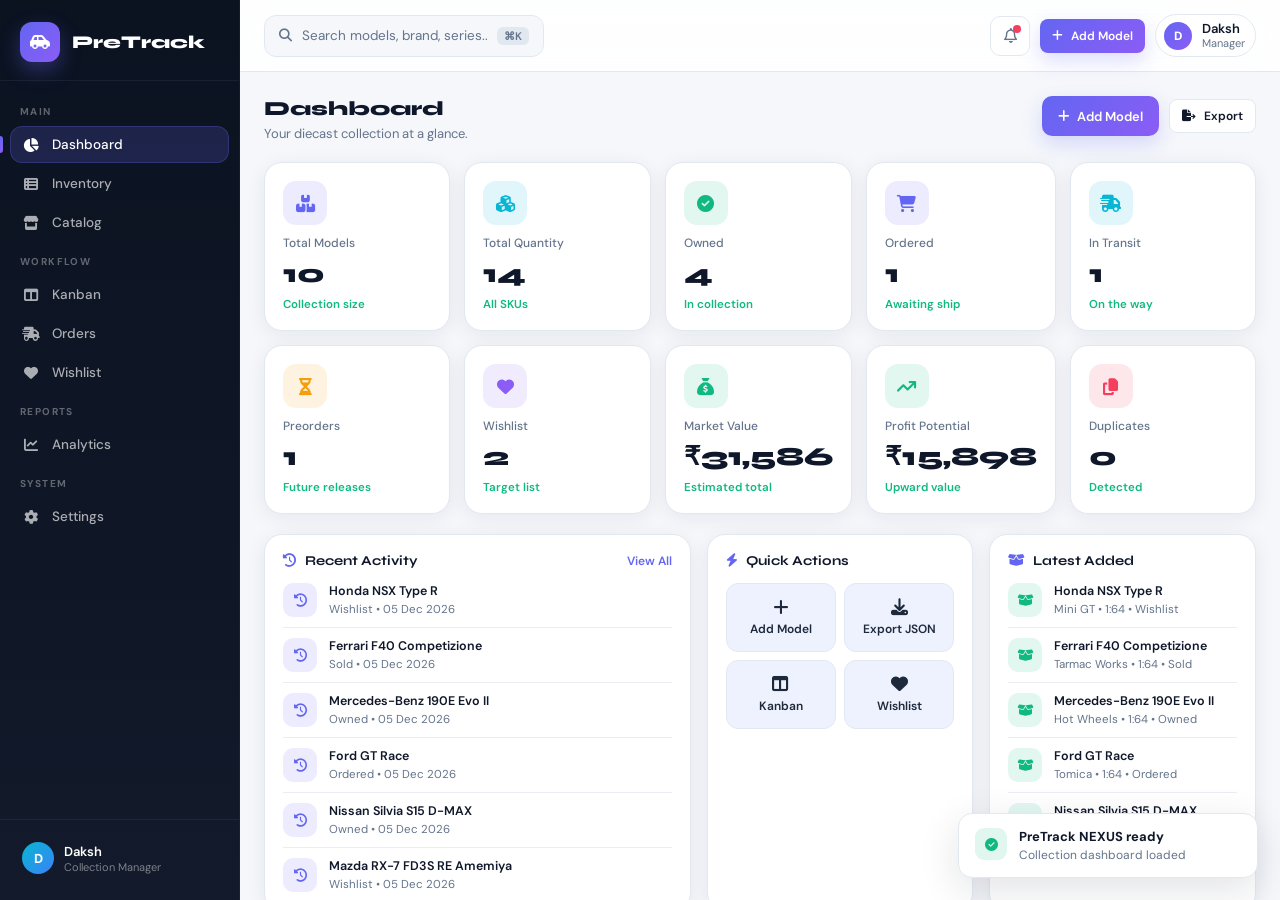
<file: index (1).html>
<!DOCTYPE html>
<html lang="en">
<head>
  <meta charset="UTF-8" />
  <meta name="viewport" content="width=device-width, initial-scale=1.0" />
  <title>PreTrack — Diecast Dashboard</title>

  <link rel="preconnect" href="https://fonts.googleapis.com" />
  <link rel="preconnect" href="https://fonts.gstatic.com" crossorigin />
  <link href="https://fonts.googleapis.com/css2?family=Syne:wght@400;600;700;800&family=DM+Sans:wght@300;400;500;600&display=swap" rel="stylesheet" />
  <link rel="stylesheet" href="https://cdnjs.cloudflare.com/ajax/libs/font-awesome/6.5.0/css/all.min.css" />

  <style>
    /* ═══════════════ RESET & VARS ═══════════════ */
    *, *::before, *::after { box-sizing: border-box; margin: 0; padding: 0; }
    html, body { height: 100%; }

    :root {
      --bg: #f5f7fb;
      --bg-soft: #eef2ff;
      --card: #ffffff;
      --text: #0f172a;
      --text-2: #1e293b;
      --muted: #64748b;
      --border: #e2e8f0;
      --border-2: rgba(148,163,184,0.2);

      --sidebar: #0b1220;
      --sidebar-2: #121a2b;
      --sidebar-w: 240px;
      --sidebar-icon-w: 72px;

      --accent: #6366f1;
      --accent-2: #8b5cf6;
      --accent-3: #06b6d4;
      --success: #10b981;
      --warning: #f59e0b;
      --danger: #ef4444;
      --rose: #f43f5e;

      --grad: linear-gradient(135deg, #6366f1, #8b5cf6);
      --grad-2: linear-gradient(135deg, #06b6d4, #3b82f6);
      --grad-3: linear-gradient(135deg, #10b981, #14b8a6);
      --grad-4: linear-gradient(135deg, #f59e0b, #f97316);
      --grad-5: linear-gradient(135deg, #f43f5e, #fb7185);

      --shadow: 0 4px 20px rgba(15,23,42,0.07);
      --shadow-lg: 0 12px 40px rgba(15,23,42,0.12);
      --radius: 18px;
      --radius-sm: 12px;
      --topbar-h: 72px;
    }

    body {
      font-family: 'DM Sans', sans-serif;
      background: var(--bg);
      color: var(--text);
      display: flex;
      min-height: 100vh;
      overflow-x: hidden;
    }

    button, input, select, textarea { font-family: inherit; }
    img { display: block; max-width: 100%; }
    a { text-decoration: none; color: inherit; }

    ::-webkit-scrollbar { width: 6px; height: 6px; }
    ::-webkit-scrollbar-thumb { background: var(--border); border-radius: 999px; }
    ::-webkit-scrollbar-track { background: transparent; }

    /* ═══════════════ SIDEBAR ═══════════════ */
    .sidebar {
      width: var(--sidebar-w);
      background: linear-gradient(180deg, var(--sidebar), var(--sidebar-2));
      position: fixed; left: 0; top: 0; bottom: 0;
      z-index: 1000;
      display: flex; flex-direction: column;
      padding: 0;
      border-right: 1px solid rgba(255,255,255,0.04);
      transition: transform .3s ease;
      overflow: hidden;
    }

    .sidebar-brand {
      display: flex; align-items: center; gap: 12px;
      padding: 22px 20px 18px;
      border-bottom: 1px solid rgba(255,255,255,0.06);
    }

    .brand-icon {
      width: 40px; height: 40px; border-radius: 12px;
      background: var(--grad);
      display: flex; align-items: center; justify-content: center;
      color: #fff; font-size: 16px;
      box-shadow: 0 8px 20px rgba(99,102,241,0.35);
      flex-shrink: 0;
    }

    .brand-text {
      font-family: 'Syne', sans-serif;
      font-size: 18px; font-weight: 800;
      color: #fff; letter-spacing: 0.2px;
    }

    .sidebar-nav {
      flex: 1; overflow-y: auto; overflow-x: hidden;
      padding: 12px 10px;
      display: flex; flex-direction: column; gap: 2px;
    }

    .side-label {
      font-size: 10px; font-weight: 700;
      color: rgba(255,255,255,0.35);
      letter-spacing: 1.4px; text-transform: uppercase;
      padding: 12px 10px 6px;
    }

    .nav-item {
      display: flex; align-items: center; gap: 12px;
      padding: 10px 12px;
      border-radius: 12px;
      color: rgba(255,255,255,0.65);
      cursor: pointer;
      transition: .18s ease;
      font-size: 13.5px; font-weight: 500;
      border: none; background: transparent; width: 100%;
      text-align: left; white-space: nowrap;
    }

    .nav-item i {
      width: 18px; text-align: center; font-size: 14px; flex-shrink: 0;
    }

    .nav-item:hover {
      color: #fff; background: rgba(255,255,255,0.07);
    }

    .nav-item.active {
      color: #fff;
      background: rgba(99,102,241,0.2);
      box-shadow: inset 0 0 0 1px rgba(99,102,241,0.25);
    }

    .nav-item.active::before {
      content: '';
      position: absolute; left: -10px; top: 10px; bottom: 10px;
      width: 3px; border-radius: 0 3px 3px 0;
      background: var(--grad);
    }

    .nav-item { position: relative; }

    .sidebar-footer {
      padding: 12px 10px 16px;
      border-top: 1px solid rgba(255,255,255,0.06);
    }

    .user-chip-side {
      display: flex; align-items: center; gap: 10px;
      padding: 10px 12px; border-radius: 12px;
      cursor: pointer;
      transition: .18s ease;
    }
    .user-chip-side:hover { background: rgba(255,255,255,0.06); }
    .user-avatar-side {
      width: 32px; height: 32px; border-radius: 50%;
      background: var(--grad-2);
      display: flex; align-items: center; justify-content: center;
      color: #fff; font-size: 13px; font-weight: 800;
      flex-shrink: 0;
    }
    .user-info-side { min-width: 0; }
    .user-name-side {
      font-size: 13px; font-weight: 600; color: #fff;
      overflow: hidden; text-overflow: ellipsis;
    }
    .user-role-side { font-size: 11px; color: rgba(255,255,255,0.45); }

    /* ═══════════════ MAIN LAYOUT ═══════════════ */
    .main-wrap {
      margin-left: var(--sidebar-w);
      width: calc(100% - var(--sidebar-w));
      min-height: 100vh;
      display: flex; flex-direction: column;
    }

    /* ═══════════════ TOPBAR ═══════════════ */
    .topbar {
      height: var(--topbar-h);
      background: rgba(255,255,255,0.88);
      backdrop-filter: blur(14px);
      border-bottom: 1px solid var(--border);
      position: sticky; top: 0; z-index: 500;
      display: flex; align-items: center; gap: 12px;
      padding: 0 24px;
    }

    .topbar-left { display: flex; align-items: center; gap: 14px; flex: 1; }

    .sidebar-toggle {
      display: none;
      width: 40px; height: 40px; border-radius: 10px;
      border: 1.5px solid var(--border); background: var(--card);
      color: var(--muted); cursor: pointer;
    }

    .search-box {
      display: flex; align-items: center; gap: 10px;
      background: var(--bg); border: 1.5px solid var(--border);
      border-radius: 12px; padding: 0 14px;
      height: 42px; min-width: 280px;
      transition: .2s ease;
    }

    .search-box:focus-within {
      border-color: rgba(99,102,241,0.4);
      box-shadow: 0 0 0 4px rgba(99,102,241,0.08);
    }

    .search-box i { color: var(--muted); font-size: 13px; }
    .search-box input {
      flex: 1; border: none; background: transparent;
      color: var(--text); font-size: 13.5px; outline: none;
    }
    .search-box input::placeholder { color: var(--muted); }
    .search-box kbd {
      font-family: 'DM Sans', sans-serif;
      font-size: 11px; font-weight: 600;
      background: var(--border); color: var(--muted);
      padding: 2px 7px; border-radius: 6px;
    }

    .topbar-right { display: flex; align-items: center; gap: 10px; }

    .icon-btn {
      width: 40px; height: 40px; border-radius: 10px;
      border: 1.5px solid var(--border); background: var(--card);
      color: var(--muted); cursor: pointer;
      display: flex; align-items: center; justify-content: center;
      font-size: 15px; position: relative;
      transition: .18s ease;
    }
    .icon-btn:hover { color: var(--accent); border-color: rgba(99,102,241,0.3); }

    .notif-dot {
      width: 8px; height: 8px; border-radius: 50%;
      background: var(--rose);
      position: absolute; right: 8px; top: 8px;
    }

    .topbar-profile {
      display: flex; align-items: center; gap: 10px;
      padding: 6px 10px 6px 8px;
      border: 1.5px solid var(--border); border-radius: 999px;
      background: var(--card); cursor: pointer;
      transition: .18s ease;
    }
    .topbar-profile:hover { border-color: rgba(99,102,241,0.3); }

    .avatar {
      width: 28px; height: 28px; border-radius: 50%;
      background: var(--grad);
      display: flex; align-items: center; justify-content: center;
      color: #fff; font-size: 12px; font-weight: 800;
    }

    .profile-info { display: flex; flex-direction: column; }
    .profile-name { font-size: 13px; font-weight: 600; line-height: 1.2; }
    .profile-role { font-size: 11px; color: var(--muted); }

    /* ═══════════════ PAGE CONTENT ═══════════════ */
    .page-content {
      flex: 1;
      overflow-y: auto;
      padding: 24px;
    }

    .section { display: none; }
    .section.active { display: flex; flex-direction: column; gap: 20px; }

    .section-header {
      display: flex; align-items: flex-start;
      justify-content: space-between; gap: 12px; flex-wrap: wrap;
    }

    .section-title {
      font-family: 'Syne', sans-serif;
      font-size: 20px; font-weight: 800;
    }

    .section-sub { font-size: 13px; color: var(--muted); margin-top: 4px; }

    /* ═══════════════ BUTTONS ═══════════════ */
    .btn {
      height: 40px; padding: 0 16px; border: none; border-radius: 10px;
      cursor: pointer; font-weight: 600; font-size: 13px;
      display: inline-flex; align-items: center; gap: 8px;
      transition: .18s ease;
    }
    .btn:hover { transform: translateY(-1px); }
    .btn-primary {
      background: var(--grad); color: #fff;
      box-shadow: 0 8px 20px rgba(99,102,241,0.22);
    }
    .btn-ghost {
      background: var(--card); color: var(--text);
      border: 1.5px solid var(--border);
    }
    .btn-success { background: var(--grad-3); color: #fff; }
    .btn-warning { background: var(--grad-4); color: #fff; }
    .btn-danger {
      background: linear-gradient(135deg,#ef4444,#f43f5e); color: #fff;
      box-shadow: 0 8px 18px rgba(239,68,68,0.18);
    }
    .btn-sm { height: 34px; padding: 0 12px; font-size: 12px; border-radius: 8px; }

    /* ═══════════════ CARDS ═══════════════ */
    .card {
      background: var(--card);
      border: 1px solid var(--border);
      border-radius: var(--radius);
      box-shadow: var(--shadow);
      padding: 20px;
      position: relative; overflow: hidden;
    }

    .card-title {
      display: flex; align-items: center; justify-content: space-between;
      gap: 12px; margin-bottom: 16px;
    }
    .card-title h3 {
      font-family: 'Syne', sans-serif;
      font-size: 14px; font-weight: 700;
      display: flex; align-items: center; gap: 8px;
    }
    .card-title .sub { font-size: 12px; color: var(--muted); }

    .full-width { grid-column: 1 / -1; }

    /* ═══════════════ STAT CARDS ═══════════════ */
    .stats-grid {
      display: grid;
      grid-template-columns: repeat(5, 1fr);
      gap: 14px;
    }

    .stat-card {
      background: var(--card); border: 1px solid var(--border);
      border-radius: var(--radius); box-shadow: var(--shadow);
      padding: 18px;
      display: flex; flex-direction: column; gap: 10px;
      transition: transform .2s ease, box-shadow .2s ease;
    }
    .stat-card:hover { transform: translateY(-2px); box-shadow: var(--shadow-lg); }

    .stat-top { display: flex; align-items: flex-start; justify-content: space-between; }

    .stat-icon {
      width: 44px; height: 44px; border-radius: 13px;
      display: flex; align-items: center; justify-content: center;
      font-size: 17px;
    }

    .stat-label { font-size: 12px; color: var(--muted); font-weight: 500; }
    .stat-value {
      font-family: 'Syne', sans-serif;
      font-size: 26px; font-weight: 800; line-height: 1;
    }
    .stat-sub { font-size: 11.5px; font-weight: 600; }
    .stat-sub.up { color: var(--success); }
    .stat-sub.down { color: var(--danger); }

    .mini-prog {
      height: 5px; background: var(--bg-soft); border-radius: 999px; overflow: hidden;
    }
    .mini-prog span { display: block; height: 100%; border-radius: 999px; }

    /* ═══════════════ WIDGET GRID ═══════════════ */
    .widgets-grid {
      display: grid;
      grid-template-columns: 1.6fr 1fr 1fr;
      gap: 16px;
    }

    .g-2 { display: grid; grid-template-columns: repeat(2,1fr); gap: 14px; }
    .g-3 { display: grid; grid-template-columns: repeat(3,1fr); gap: 14px; }
    .g-4 { display: grid; grid-template-columns: repeat(4,1fr); gap: 14px; }
    .g-5 { display: grid; grid-template-columns: repeat(5,1fr); gap: 14px; }
    .grid-main { display: grid; grid-template-columns: 1.6fr 1fr; gap: 16px; }

    .widget {
      background: var(--card); border: 1px solid var(--border);
      border-radius: var(--radius); box-shadow: var(--shadow);
      padding: 18px; overflow: hidden;
    }

    .widget-header {
      display: flex; align-items: center; justify-content: space-between;
      margin-bottom: 14px;
    }
    .widget-header h3 {
      font-family: 'Syne', sans-serif;
      font-size: 13.5px; font-weight: 700;
      display: flex; align-items: center; gap: 8px;
    }
    .widget-header h3 i { color: var(--accent); }
    .widget-link { font-size: 12px; font-weight: 600; color: var(--accent); cursor: pointer; }
    .widget-link:hover { text-decoration: underline; }

    .empty-state {
      text-align: center; padding: 24px;
      color: var(--muted); font-size: 13px;
    }

    /* ═══════════════ MINI LIST ═══════════════ */
    .mini-item {
      display: flex; align-items: center; gap: 12px;
      padding: 10px 0;
      border-bottom: 1px solid var(--border-2);
    }
    .mini-item:last-child { border-bottom: none; padding-bottom: 0; }
    .mini-item:first-child { padding-top: 0; }

    .mini-icon {
      width: 34px; height: 34px; border-radius: 10px;
      display: flex; align-items: center; justify-content: center;
      font-size: 13px; flex-shrink: 0;
    }

    .mini-item h4 { font-size: 12.5px; font-weight: 600; line-height: 1.3; }
    .mini-item p { font-size: 11.5px; color: var(--muted); margin-top: 2px; }

    /* ═══════════════ QUICK ACTIONS ═══════════════ */
    .quick-actions {
      display: grid; grid-template-columns: repeat(2,1fr); gap: 8px;
      margin-bottom: 14px;
    }

    .qa-btn {
      display: flex; flex-direction: column; align-items: center; gap: 6px;
      padding: 14px 8px;
      background: var(--bg-soft); border: 1.5px solid var(--border);
      border-radius: 12px; cursor: pointer;
      font-size: 12px; font-weight: 600; color: var(--text-2);
      transition: .18s ease;
    }
    .qa-btn:hover { border-color: rgba(99,102,241,0.35); color: var(--accent); background: rgba(99,102,241,0.06); }
    .qa-btn i { font-size: 17px; }

    /* ═══════════════ BADGES ═══════════════ */
    .badge {
      display: inline-flex; align-items: center; gap: 5px;
      padding: 5px 9px; border-radius: 999px;
      font-size: 11px; font-weight: 700;
    }
    .badge.owned   { background: rgba(16,185,129,.12); color: var(--success); }
    .badge.ordered { background: rgba(99,102,241,.12); color: var(--accent); }
    .badge.transit { background: rgba(6,182,212,.12);  color: var(--accent-3); }
    .badge.preorder{ background: rgba(245,158,11,.12); color: var(--warning); }
    .badge.sold    { background: rgba(244,63,94,.12);  color: var(--rose); }
    .badge.wishlist{ background: rgba(139,92,246,.12); color: var(--accent-2); }
    .badge.normal  { background: rgba(148,163,184,.12);color: var(--muted); }

    /* ═══════════════ TOOLBAR & FILTERS ═══════════════ */
    .toolbar {
      display: flex; flex-wrap: wrap; gap: 10px; align-items: center;
    }

    .field, .select-field {
      height: 40px; padding: 0 12px;
      border: 1.5px solid var(--border); border-radius: 10px;
      background: var(--card); color: var(--text);
      font-size: 13px; outline: none; transition: .2s ease;
    }
    .field:focus, .select-field:focus {
      border-color: rgba(99,102,241,0.4);
      box-shadow: 0 0 0 4px rgba(99,102,241,0.07);
    }
    .field { min-width: 220px; }
    .select-field { min-width: 150px; }

    /* ═══════════════ TABLE ═══════════════ */
    .table-wrap { overflow-x: auto; }

    table { width: 100%; border-collapse: collapse; min-width: 1000px; }
    th, td { padding: 12px 12px; border-bottom: 1px solid var(--border); text-align: left; vertical-align: middle; }
    th {
      font-size: 11px; text-transform: uppercase; letter-spacing: .05em;
      color: var(--muted); font-weight: 700;
      background: var(--bg-soft);
      position: sticky; top: 0; z-index: 2;
    }
    td { font-size: 13px; }
    tbody tr:hover td { background: rgba(99,102,241,0.03); }

    .prod-cell { display: flex; align-items: center; gap: 12px; }
    .prod-thumb {
      width: 48px; height: 48px; border-radius: 10px;
      background: var(--bg-soft); overflow: hidden; flex-shrink: 0;
      display: flex; align-items: center; justify-content: center;
      color: var(--muted); border: 1px solid var(--border);
    }
    .prod-thumb img { width: 100%; height: 100%; object-fit: cover; }
    .prod-meta h4 { font-size: 13px; font-weight: 600; }
    .prod-meta p { font-size: 11.5px; color: var(--muted); margin-top: 2px; }

    .action-row { display: flex; gap: 6px; }
    .icon-action {
      width: 32px; height: 32px; border-radius: 8px;
      border: 1.5px solid var(--border); background: var(--card);
      cursor: pointer; color: var(--muted);
      display: flex; align-items: center; justify-content: center;
      font-size: 13px; transition: .18s ease;
    }
    .icon-action:hover { color: var(--accent); border-color: rgba(99,102,241,0.35); }

    /* ═══════════════ PRODUCT GRID ═══════════════ */
    .product-grid {
      display: grid;
      grid-template-columns: repeat(auto-fill, minmax(250px,1fr));
      gap: 16px;
    }

    .product-card {
      background: var(--card); border: 1px solid var(--border);
      border-radius: var(--radius); box-shadow: var(--shadow);
      overflow: hidden; display: flex; flex-direction: column;
      transition: transform .2s ease, box-shadow .2s ease;
    }
    .product-card:hover { transform: translateY(-3px); box-shadow: var(--shadow-lg); }

    .product-cover {
      height: 170px; background: var(--bg-soft);
      display: flex; align-items: center; justify-content: center;
      position: relative; overflow: hidden;
    }
    .product-cover img { width: 100%; height: 100%; object-fit: cover; }
    .product-cover .fav-btn {
      position: absolute; right: 10px; top: 10px;
      width: 32px; height: 32px; border-radius: 10px;
      border: none; background: rgba(255,255,255,0.9);
      cursor: pointer; color: var(--rose);
      display: flex; align-items: center; justify-content: center;
      font-size: 14px; transition: .18s ease;
    }
    .product-cover .fav-btn:hover { background: #fff; }

    .product-info { padding: 14px; display: flex; flex-direction: column; gap: 9px; }
    .product-title { display: flex; justify-content: space-between; gap: 8px; align-items: flex-start; }
    .product-title h4 { font-size: 14px; font-weight: 700; line-height: 1.3; }
    .product-price { font-family: 'Syne', sans-serif; font-size: 15px; font-weight: 800; white-space: nowrap; }
    .product-specs { display: flex; flex-wrap: wrap; gap: 6px; }

    .chip {
      padding: 4px 9px; border-radius: 999px;
      font-size: 11px; font-weight: 600;
      background: var(--bg-soft); color: var(--muted);
    }

    /* ═══════════════ PRODUCT DETAIL PANEL ═══════════════ */
    .detail-panel { display: grid; grid-template-columns: 300px 1fr; gap: 18px; }
    .detail-image {
      background: var(--bg-soft); border: 1px solid var(--border);
      border-radius: 16px; overflow: hidden; height: 300px;
      display: flex; align-items: center; justify-content: center;
      color: var(--muted);
    }
    .detail-image img { width: 100%; height: 100%; object-fit: cover; }
    .detail-meta { display: flex; flex-direction: column; gap: 14px; }
    .detail-meta h3 { font-family: 'Syne', sans-serif; font-size: 20px; font-weight: 800; }
    .detail-grid { display: grid; grid-template-columns: repeat(2,1fr); gap: 10px; }
    .kv { padding: 11px; border-radius: 11px; background: var(--bg-soft); border: 1px solid var(--border); }
    .kv span { display: block; font-size: 11px; color: var(--muted); font-weight: 600; }
    .kv strong { display: block; margin-top: 4px; font-size: 13.5px; font-weight: 700; }

    /* ═══════════════ KANBAN ═══════════════ */
    .kanban {
      display: grid;
      grid-template-columns: repeat(4, 1fr);
      gap: 14px; align-items: start;
    }

    .kanban-col {
      background: var(--bg-soft); border: 1px solid var(--border);
      border-radius: var(--radius); padding: 14px;
      min-height: 200px;
      transition: background .15s;
    }
    .kanban-col.dropzone-active { background: rgba(99,102,241,0.08); border-color: rgba(99,102,241,0.3); }

    .kanban-head {
      display: flex; align-items: center; justify-content: space-between;
      margin-bottom: 12px;
    }
    .kanban-head h4 {
      font-family: 'Syne', sans-serif;
      font-size: 13px; font-weight: 800;
      display: flex; align-items: center; gap: 8px;
    }
    .kanban-count {
      background: rgba(99,102,241,.12); color: var(--accent);
      font-size: 12px; font-weight: 800;
      padding: 3px 9px; border-radius: 999px;
    }

    .kanban-list { display: flex; flex-direction: column; gap: 8px; }

    .kanban-card {
      background: var(--card); border: 1px solid var(--border);
      border-radius: 12px; padding: 12px;
      cursor: grab; transition: box-shadow .18s;
    }
    .kanban-card:active { cursor: grabbing; }
    .kanban-card.dragging { opacity: 0.5; box-shadow: var(--shadow-lg); }
    .kanban-card:hover { box-shadow: var(--shadow-lg); border-color: rgba(99,102,241,0.25); }
    .kanban-card h5 { font-size: 12.5px; font-weight: 700; }
    .kanban-card p { font-size: 11.5px; color: var(--muted); margin-top: 3px; }
    .k-meta { display: flex; justify-content: space-between; margin-top: 8px; font-size: 11.5px; font-weight: 600; color: var(--muted); }

    /* ═══════════════ BAR CHARTS ═══════════════ */
    .bars {
      display: flex; align-items: flex-end; gap: 10px;
      height: 180px; padding-top: 10px;
    }
    .bar-wrap { display: flex; flex-direction: column; align-items: center; gap: 6px; flex: 1; }
    .bar {
      width: 100%; border-radius: 8px 8px 0 0;
      background: var(--grad);
      display: flex; align-items: flex-start; justify-content: center;
      padding-top: 6px; min-height: 20px;
      transition: height .4s ease;
    }
    .bar span { font-size: 10px; font-weight: 700; color: #fff; }
    .bar-label { font-size: 11px; font-weight: 600; color: var(--muted); }

    /* ═══════════════ SETTINGS ═══════════════ */
    .settings-list { display: flex; flex-direction: column; gap: 0; }
    .setting-item {
      display: flex; align-items: center; justify-content: space-between;
      padding: 16px 0;
      border-bottom: 1px solid var(--border-2);
      gap: 12px;
    }
    .setting-item:last-child { border-bottom: none; padding-bottom: 0; }
    .setting-item strong { font-size: 14px; font-weight: 600; }
    .setting-item p { font-size: 12.5px; color: var(--muted); margin-top: 3px; }

    /* ═══════════════ MODAL ═══════════════ */
    .modal-overlay {
      position: fixed; inset: 0; z-index: 2000;
      background: rgba(15,23,42,0.5);
      backdrop-filter: blur(4px);
      display: flex; align-items: center; justify-content: center;
      padding: 20px;
      transition: opacity .2s ease;
    }
    .modal-overlay.hidden { display: none; }

    .modal {
      background: var(--card); border-radius: 20px;
      box-shadow: var(--shadow-lg);
      width: 100%; max-width: 780px;
      max-height: 90vh; overflow: hidden;
      display: flex; flex-direction: column;
      animation: modalIn .25s ease;
    }

    @keyframes modalIn {
      from { transform: scale(0.96) translateY(10px); opacity: 0; }
      to   { transform: scale(1) translateY(0); opacity: 1; }
    }

    .modal-header {
      display: flex; align-items: center; justify-content: space-between;
      padding: 20px 22px 16px;
      border-bottom: 1px solid var(--border);
    }
    .modal-header h3 {
      font-family: 'Syne', sans-serif; font-size: 16px; font-weight: 800;
    }
    .modal-close {
      width: 34px; height: 34px; border-radius: 9px;
      border: 1.5px solid var(--border); background: var(--card);
      cursor: pointer; color: var(--muted); font-size: 15px;
    }
    .modal-body { padding: 20px 22px; overflow-y: auto; flex: 1; }

    .modal-grid { display: grid; grid-template-columns: 1fr 260px; gap: 18px; }

    .form-grid { display: grid; grid-template-columns: repeat(2,1fr); gap: 14px; }
    .form-group { display: flex; flex-direction: column; gap: 5px; }
    .form-group.full { grid-column: 1 / -1; }
    .form-group label { font-size: 12px; font-weight: 600; color: var(--text-2); }
    .form-group input,
    .form-group select,
    .form-group textarea {
      padding: 10px 12px;
      border: 1.5px solid var(--border); border-radius: 10px;
      background: var(--bg); color: var(--text);
      font-size: 13px; outline: none; transition: .2s ease;
    }
    .form-group input:focus,
    .form-group select:focus,
    .form-group textarea:focus {
      border-color: rgba(99,102,241,0.4);
      box-shadow: 0 0 0 4px rgba(99,102,241,0.07);
    }
    .form-group textarea { min-height: 90px; resize: vertical; }

    .upload-box {
      display: flex; flex-direction: column; align-items: center; gap: 10px;
      padding: 14px;
      border: 2px dashed var(--border); border-radius: 14px;
      text-align: center;
    }
    .upload-preview {
      width: 100%; height: 180px; border-radius: 10px;
      background: var(--bg-soft);
      display: flex; align-items: center; justify-content: center;
      overflow: hidden; cursor: pointer;
    }
    .upload-preview img { width: 100%; height: 100%; object-fit: cover; }

    .modal-footer {
      display: flex; justify-content: flex-end; gap: 10px;
      padding: 16px 22px;
      border-top: 1px solid var(--border);
    }

    /* ═══════════════ TOAST ═══════════════ */
    .toast-container {
      position: fixed; bottom: 22px; right: 22px;
      z-index: 9999; display: flex; flex-direction: column; gap: 8px;
    }

    .toast {
      background: var(--card); border: 1px solid var(--border);
      border-radius: 14px; padding: 14px 16px;
      box-shadow: var(--shadow-lg);
      display: flex; align-items: flex-start; gap: 12px;
      min-width: 300px; max-width: 360px;
      animation: toastIn .25s ease;
    }

    @keyframes toastIn {
      from { transform: translateX(30px); opacity: 0; }
      to   { transform: translateX(0); opacity: 1; }
    }

    .toast-icon {
      width: 32px; height: 32px; border-radius: 9px;
      display: flex; align-items: center; justify-content: center;
      font-size: 13px; flex-shrink: 0;
    }

    .toast-content h4 { font-size: 13px; font-weight: 700; }
    .toast-content p { font-size: 12px; color: var(--muted); margin-top: 2px; }

    /* ═══════════════ NOTIFICATIONS DROPDOWN ═══════════════ */
    .dropdown-wrap { position: relative; }

    .notif-dropdown {
      position: absolute; top: calc(100% + 10px); right: 0;
      width: 320px; background: var(--card);
      border: 1px solid var(--border); border-radius: 16px;
      box-shadow: var(--shadow-lg); overflow: hidden;
      opacity: 0; pointer-events: none;
      transform: translateY(-8px); transition: .2s ease;
      z-index: 999;
    }
    .notif-dropdown.open { opacity: 1; pointer-events: auto; transform: translateY(0); }

    .notif-head {
      display: flex; align-items: center; justify-content: space-between;
      padding: 14px 16px; border-bottom: 1px solid var(--border);
      font-family: 'Syne', sans-serif; font-size: 13px; font-weight: 800;
    }

    .notif-body { max-height: 320px; overflow-y: auto; }

    .notif-item {
      display: flex; gap: 12px; padding: 12px 16px;
      border-bottom: 1px solid var(--border-2);
      cursor: pointer; transition: background .15s;
    }
    .notif-item:last-child { border-bottom: none; }
    .notif-item:hover { background: var(--bg-soft); }

    .notif-icon {
      width: 36px; height: 36px; border-radius: 10px; flex-shrink: 0;
      display: flex; align-items: center; justify-content: center;
      background: rgba(99,102,241,0.1); color: var(--accent);
    }
    .notif-text h4 { font-size: 12.5px; font-weight: 700; }
    .notif-text p { font-size: 11.5px; color: var(--muted); margin-top: 2px; }
    .notif-text span { font-size: 11px; color: var(--muted); margin-top: 4px; display: block; }
    .notif-unread { width: 8px; height: 8px; border-radius: 50%; background: var(--accent); margin-left: auto; flex-shrink: 0; }

    /* ═══════════════ SIDEBAR OVERLAY (MOBILE) ═══════════════ */
    .sidebar-overlay {
      display: none; position: fixed; inset: 0;
      background: rgba(2,8,23,0.5); z-index: 999;
    }
    .sidebar-overlay.show { display: block; }

    /* ═══════════════ RESPONSIVE ═══════════════ */
    @media (max-width: 1100px) {
      .stats-grid { grid-template-columns: repeat(3, 1fr); }
      .kanban { grid-template-columns: repeat(2, 1fr); }
    }

    @media (max-width: 900px) {
      .widgets-grid { grid-template-columns: 1fr; }
      .g-2, .g-3, .g-4, .g-5 { grid-template-columns: 1fr 1fr; }
      .grid-main { grid-template-columns: 1fr; }
      .modal-grid { grid-template-columns: 1fr; }
      .detail-panel { grid-template-columns: 1fr; }
    }

    @media (max-width: 768px) {
      .sidebar {
        transform: translateX(-100%);
        z-index: 1001;
      }
      .sidebar.show { transform: translateX(0); }
      .main-wrap { margin-left: 0; width: 100%; }
      .sidebar-toggle { display: flex; }
      .stats-grid { grid-template-columns: repeat(2, 1fr); }
      .search-box { min-width: 160px; }
      .search-box kbd { display: none; }
    }
  </style>
</head>
<body>

  <!-- ══════════════ SIDEBAR ══════════════ -->
  <div class="sidebar-overlay" id="sidebarOverlay" onclick="closeSidebar()"></div>

  <aside class="sidebar" id="sidebar">
    <div class="sidebar-brand">
      <div class="brand-icon"><i class="fa-solid fa-car-side"></i></div>
      <span class="brand-text">PreTrack</span>
    </div>

    <nav class="sidebar-nav">
      <div class="side-label">Main</div>
      <button class="nav-item active" data-page="dashboard" onclick="switchPage('dashboard',this)">
        <i class="fa-solid fa-chart-pie"></i><span>Dashboard</span>
      </button>
      <button class="nav-item" data-page="inventory" onclick="switchPage('inventory',this)">
        <i class="fa-solid fa-table-list"></i><span>Inventory</span>
      </button>
      <button class="nav-item" data-page="catalog" onclick="switchPage('catalog',this)">
        <i class="fa-solid fa-store"></i><span>Catalog</span>
      </button>

      <div class="side-label">Workflow</div>
      <button class="nav-item" data-page="kanban" onclick="switchPage('kanban',this)">
        <i class="fa-solid fa-table-columns"></i><span>Kanban</span>
      </button>
      <button class="nav-item" data-page="orders" onclick="switchPage('orders',this)">
        <i class="fa-solid fa-truck-fast"></i><span>Orders</span>
      </button>
      <button class="nav-item" data-page="wishlist" onclick="switchPage('wishlist',this)">
        <i class="fa-solid fa-heart"></i><span>Wishlist</span>
      </button>

      <div class="side-label">Reports</div>
      <button class="nav-item" data-page="analytics" onclick="switchPage('analytics',this)">
        <i class="fa-solid fa-chart-line"></i><span>Analytics</span>
      </button>

      <div class="side-label">System</div>
      <button class="nav-item" data-page="settings" onclick="switchPage('settings',this)">
        <i class="fa-solid fa-gear"></i><span>Settings</span>
      </button>
    </nav>

    <div class="sidebar-footer">
      <div class="user-chip-side">
        <div class="user-avatar-side">D</div>
        <div class="user-info-side">
          <div class="user-name-side">Daksh</div>
          <div class="user-role-side">Collection Manager</div>
        </div>
      </div>
    </div>
  </aside>

  <!-- ══════════════ MAIN ══════════════ -->
  <div class="main-wrap" id="mainWrap">

    <!-- TOPBAR -->
    <header class="topbar">
      <div class="topbar-left">
        <button class="sidebar-toggle" id="sidebarToggle" onclick="openSidebar()">
          <i class="fa-solid fa-bars"></i>
        </button>
        <div class="search-box">
          <i class="fa-solid fa-magnifying-glass"></i>
          <input type="text" id="globalSearch" placeholder="Search models, brand, series..." oninput="handleGlobalSearch()" />
          <kbd>⌘K</kbd>
        </div>
      </div>

      <div class="topbar-right">
        <div class="dropdown-wrap">
          <button class="icon-btn" id="notifBtn" onclick="toggleNotifMenu()">
            <i class="fa-regular fa-bell"></i>
            <span class="notif-dot hidden" id="notifDot"></span>
          </button>
          <div class="notif-dropdown" id="notifDropdown">
            <div class="notif-head">
              <span>Notifications</span>
              <button class="btn btn-ghost btn-sm" onclick="markAllRead()">Mark all read</button>
            </div>
            <div class="notif-body" id="notifList"></div>
          </div>
        </div>

        <button class="btn btn-primary btn-sm" onclick="openProductModal()">
          <i class="fa-solid fa-plus"></i> Add Model
        </button>

        <div class="topbar-profile" onclick="switchPage('settings', document.querySelector('[data-page=settings]'))">
          <div class="avatar">D</div>
          <div class="profile-info">
            <span class="profile-name">Daksh</span>
            <span class="profile-role">Manager</span>
          </div>
        </div>
      </div>
    </header>

    <!-- PAGE CONTENT -->
    <main class="page-content" id="pageContent">

      <!-- ══════ DASHBOARD ══════ -->
      <section class="section active" id="page-dashboard">
        <div class="section-header">
          <div>
            <h2 class="section-title">Dashboard</h2>
            <p class="section-sub">Your diecast collection at a glance.</p>
          </div>
          <div class="toolbar">
            <button class="btn btn-primary" onclick="openProductModal()"><i class="fa-solid fa-plus"></i> Add Model</button>
            <button class="btn btn-ghost btn-sm" onclick="exportData()"><i class="fa-solid fa-file-export"></i> Export</button>
          </div>
        </div>

        <!-- 10-STAT GRID -->
        <div class="stats-grid" id="dashboardStats"></div>

        <!-- WIDGETS ROW -->
        <div class="widgets-grid">
          <!-- Recent Activity -->
          <div class="widget" id="recentActivityWidget">
            <div class="widget-header">
              <h3><i class="fa-solid fa-clock-rotate-left"></i> Recent Activity</h3>
              <span class="widget-link" onclick="switchPage('inventory', document.querySelector('[data-page=inventory]'))">View All</span>
            </div>
            <div id="recentActivity"></div>
          </div>

          <!-- Quick Actions -->
          <div class="widget">
            <div class="widget-header">
              <h3><i class="fa-solid fa-bolt"></i> Quick Actions</h3>
            </div>
            <div class="quick-actions">
              <button class="qa-btn" onclick="openProductModal()">
                <i class="fa-solid fa-plus"></i><span>Add Model</span>
              </button>
              <button class="qa-btn" onclick="exportData()">
                <i class="fa-solid fa-download"></i><span>Export JSON</span>
              </button>
              <button class="qa-btn" onclick="switchPage('kanban', document.querySelector('[data-page=kanban]'))">
                <i class="fa-solid fa-table-columns"></i><span>Kanban</span>
              </button>
              <button class="qa-btn" onclick="switchPage('wishlist', document.querySelector('[data-page=wishlist]'))">
                <i class="fa-solid fa-heart"></i><span>Wishlist</span>
              </button>
            </div>
          </div>

          <!-- Latest Added -->
          <div class="widget">
            <div class="widget-header">
              <h3><i class="fa-solid fa-box-open"></i> Latest Added</h3>
            </div>
            <div id="latestAdded"></div>
          </div>
        </div>

        <!-- VALUE BARS + SHIPPING INSIGHTS -->
        <div class="grid-main">
          <div class="card">
            <div class="card-title">
              <h3><i class="fa-solid fa-sack-dollar"></i> Collection Value Trend</h3>
              <span class="sub">Estimated market value</span>
            </div>
            <div class="bars" id="valueBars"></div>
          </div>

          <div class="card">
            <div class="card-title">
              <h3><i class="fa-solid fa-truck-fast"></i> In Transit / Preorders</h3>
            </div>
            <div id="shippingInsights"></div>
          </div>
        </div>

        <!-- INSIGHT WIDGETS GRID -->
        <div class="g-2">
          <div class="card">
            <div class="card-title"><h3><i class="fa-solid fa-layer-group"></i> Brand Distribution</h3></div>
            <div id="brandDistribution"></div>
          </div>
          <div class="card">
            <div class="card-title"><h3><i class="fa-solid fa-scale-balanced"></i> Scale Breakdown</h3></div>
            <div id="scaleBreakdown"></div>
          </div>
          <div class="card">
            <div class="card-title"><h3><i class="fa-solid fa-copy"></i> Duplicate Detector</h3></div>
            <div id="duplicateList"></div>
          </div>
          <div class="card">
            <div class="card-title"><h3><i class="fa-solid fa-triangle-exclamation"></i> Low Stock Alerts</h3></div>
            <div id="lowStockList"></div>
          </div>
          <div class="card">
            <div class="card-title"><h3><i class="fa-solid fa-warehouse"></i> Storage Insights</h3></div>
            <div id="storageInsights"></div>
          </div>
          <div class="card">
            <div class="card-title"><h3><i class="fa-solid fa-arrow-trend-up"></i> Profit Potential</h3></div>
            <div id="profitInsights"></div>
          </div>
          <div class="card">
            <div class="card-title"><h3><i class="fa-solid fa-bullseye"></i> Hunt Priority</h3></div>
            <div id="huntPriority"></div>
          </div>
          <div class="card">
            <div class="card-title"><h3><i class="fa-solid fa-layer-group"></i> Status Mix</h3></div>
            <div id="dashboardStatusMix"></div>
          </div>
        </div>
      </section>

      <!-- ══════ INVENTORY ══════ -->
      <section class="section" id="page-inventory">
        <div class="section-header">
          <div>
            <h2 class="section-title">Inventory Manager</h2>
            <p class="section-sub">Search, filter, sort, edit all models.</p>
          </div>
          <div class="toolbar">
            <button class="btn btn-primary" onclick="openProductModal()"><i class="fa-solid fa-plus"></i> Add Model</button>
            <button class="btn btn-ghost btn-sm" onclick="resetFilters()"><i class="fa-solid fa-filter-circle-xmark"></i> Reset Filters</button>
          </div>
        </div>

        <div class="card">
          <div class="toolbar" style="margin-bottom:16px">
            <input class="field" id="filterSearch" type="text" placeholder="Search inventory..." oninput="renderInventoryTable()" />
            <select class="select-field" id="filterBrand" onchange="renderInventoryTable()"></select>
            <select class="select-field" id="filterStatus" onchange="renderInventoryTable()"></select>
            <select class="select-field" id="filterScale" onchange="renderInventoryTable()"></select>
            <select class="select-field" id="sortBy" onchange="renderInventoryTable()">
              <option value="name-asc">Name A–Z</option>
              <option value="name-desc">Name Z–A</option>
              <option value="value-desc">Value High–Low</option>
              <option value="value-asc">Value Low–High</option>
              <option value="price-desc">Buy Price High–Low</option>
              <option value="price-asc">Buy Price Low–High</option>
              <option value="date-desc">Newest First</option>
              <option value="date-asc">Oldest First</option>
            </select>
          </div>
          <div class="table-wrap">
            <table>
              <thead>
                <tr>
                  <th>Product</th><th>Brand</th><th>Series</th><th>Scale</th>
                  <th>Status</th><th>Qty</th><th>Buy Price</th><th>Market Value</th>
                  <th>Seller</th><th>Location</th><th>Actions</th>
                </tr>
              </thead>
              <tbody id="inventoryTableBody"></tbody>
            </table>
          </div>
        </div>
      </section>

      <!-- ══════ CATALOG ══════ -->
      <section class="section" id="page-catalog">
        <div class="section-header">
          <div>
            <h2 class="section-title">Collection Catalog</h2>
            <p class="section-sub">Visual product cards with full detail panel.</p>
          </div>
          <div class="toolbar">
            <button class="btn btn-primary" onclick="openProductModal()"><i class="fa-solid fa-plus"></i> Add Model</button>
          </div>
        </div>

        <div class="card">
          <div class="toolbar">
            <input class="field" id="productSearch" type="text" placeholder="Search catalog..." oninput="renderProductCards()" />
            <select class="select-field" id="productBrandFilter" onchange="renderProductCards()"></select>
            <select class="select-field" id="productStatusFilter" onchange="renderProductCards()"></select>
          </div>
        </div>

        <div class="product-grid" id="productGrid"></div>

        <div class="card hidden" id="productDetailCard">
          <div class="card-title">
            <h3><i class="fa-solid fa-circle-info"></i> Product Details</h3>
            <button class="btn btn-ghost btn-sm" onclick="closeProductDetails()"><i class="fa-solid fa-xmark"></i> Close</button>
          </div>
          <div class="detail-panel" id="productDetailPanel"></div>
        </div>
      </section>

      <!-- ══════ KANBAN ══════ -->
      <section class="section" id="page-kanban">
        <div class="section-header">
          <div>
            <h2 class="section-title">Kanban Workflow</h2>
            <p class="section-sub">Drag & drop models across sourcing → ordered → transit → received.</p>
          </div>
          <div class="toolbar">
            <button class="btn btn-ghost btn-sm" onclick="resetKanban()"><i class="fa-solid fa-rotate-left"></i> Reset Board</button>
          </div>
        </div>
        <div class="kanban" id="kanbanBoard"></div>
      </section>

      <!-- ══════ ORDERS ══════ -->
      <section class="section" id="page-orders">
        <div class="section-header">
          <div>
            <h2 class="section-title">Orders & Shipping</h2>
            <p class="section-sub">Ordered, in transit, and preorder items.</p>
          </div>
        </div>

        <div class="g-3" id="orderSummaryCards"></div>

        <div class="card">
          <div class="card-title">
            <h3><i class="fa-solid fa-list-check"></i> Shipping Queue</h3>
            <span class="sub">Ordered / In Transit / Preorder</span>
          </div>
          <div class="table-wrap">
            <table>
              <thead>
                <tr>
                  <th>Product</th><th>Status</th><th>ETA</th>
                  <th>Seller</th><th>Tracking</th><th>Value</th>
                </tr>
              </thead>
              <tbody id="ordersTableBody"></tbody>
            </table>
          </div>
        </div>
      </section>

      <!-- ══════ WISHLIST ══════ -->
      <section class="section" id="page-wishlist">
        <div class="section-header">
          <div>
            <h2 class="section-title">Wishlist & Hunt List</h2>
            <p class="section-sub">Chase targets and priority models to source.</p>
          </div>
          <button class="btn btn-primary" onclick="openProductModal()"><i class="fa-solid fa-plus"></i> Add to Wishlist</button>
        </div>
        <div class="g-3" id="wishlistGrid" style="display:grid;grid-template-columns:repeat(auto-fill,minmax(250px,1fr));gap:16px"></div>
      </section>

      <!-- ══════ ANALYTICS ══════ -->
      <section class="section" id="page-analytics">
        <div class="section-header">
          <div>
            <h2 class="section-title">Analytics</h2>
            <p class="section-sub">Value, ROI, brand, storage and performance insights.</p>
          </div>
        </div>

        <div class="g-4" id="analyticsStats"></div>

        <div class="grid-main">
          <div class="card">
            <div class="card-title">
              <h3><i class="fa-solid fa-chart-column"></i> Brand Value Comparison</h3>
            </div>
            <div class="bars" id="brandValueBars"></div>
          </div>
          <div class="card">
            <div class="card-title"><h3><i class="fa-solid fa-map-location-dot"></i> Storage Distribution</h3></div>
            <div id="analyticsStorage"></div>
          </div>
        </div>

        <div class="g-2">
          <div class="card">
            <div class="card-title"><h3><i class="fa-solid fa-trophy"></i> Profit Leaderboard</h3></div>
            <div id="profitLeaderboard"></div>
          </div>
          <div class="card">
            <div class="card-title"><h3><i class="fa-solid fa-layer-group"></i> Status Mix</h3></div>
            <div id="statusMix"></div>
          </div>
        </div>
      </section>

      <!-- ══════ SETTINGS ══════ -->
      <section class="section" id="page-settings">
        <div class="section-header">
          <div>
            <h2 class="section-title">Settings</h2>
            <p class="section-sub">Data tools and preferences.</p>
          </div>
        </div>

        <div class="g-2">
          <div class="card">
            <div class="card-title"><h3><i class="fa-solid fa-database"></i> Data Tools</h3></div>
            <div class="settings-list">
              <div class="setting-item">
                <div>
                  <strong>Export Backup</strong>
                  <p>Download all models as a JSON file</p>
                </div>
                <button class="btn btn-ghost btn-sm" onclick="exportData()"><i class="fa-solid fa-file-export"></i> Export JSON</button>
              </div>
              <div class="setting-item">
                <div>
                  <strong>Import Backup</strong>
                  <p>Restore from a previous JSON export</p>
                </div>
                <label class="btn btn-ghost btn-sm" style="cursor:pointer">
                  <i class="fa-solid fa-file-import"></i> Import JSON
                  <input type="file" accept=".json" hidden onchange="importData(event)" />
                </label>
              </div>
              <div class="setting-item">
                <div>
                  <strong>Reload Demo Data</strong>
                  <p>Reset to sample diecast inventory</p>
                </div>
                <button class="btn btn-warning btn-sm" onclick="seedDemoData(true)"><i class="fa-solid fa-database"></i> Load Demo</button>
              </div>
              <div class="setting-item">
                <div>
                  <strong>Clear All Data</strong>
                  <p>Permanently remove all models</p>
                </div>
                <button class="btn btn-danger btn-sm" onclick="resetAllData()"><i class="fa-solid fa-trash-can"></i> Reset All</button>
              </div>
            </div>
          </div>

          <div class="card">
            <div class="card-title"><h3><i class="fa-solid fa-circle-info"></i> About</h3></div>
            <div class="settings-list">
              <div class="setting-item">
                <div>
                  <strong>PreTrack NEXUS</strong>
                  <p>Diecast collection & preorder tracker</p>
                </div>
                <span class="badge normal">v3.0</span>
              </div>
              <div class="setting-item">
                <div>
                  <strong>Storage</strong>
                  <p>All data stored in localStorage</p>
                </div>
                <span id="storageUsage" class="badge normal">—</span>
              </div>
              <div class="setting-item">
                <div>
                  <strong>Collections</strong>
                  <p>Total models tracked</p>
                </div>
                <span id="settingsModelCount" class="badge owned">0 models</span>
              </div>
            </div>
          </div>
        </div>
      </section>

    </main>
  </div><!-- /.main-wrap -->

  <!-- ══════════════ PRODUCT MODAL ══════════════ -->
  <div class="modal-overlay hidden" id="productModal">
    <div class="modal">
      <div class="modal-header">
        <h3 id="modalTitle">Add New Diecast Model</h3>
        <button class="modal-close" onclick="closeProductModal()"><i class="fa-solid fa-xmark"></i></button>
      </div>
      <div class="modal-body">
        <div class="modal-grid">
          <div class="form-grid">
            <div class="form-group">
              <label>Model Name *</label>
              <input type="text" id="f_name" placeholder="e.g. Nissan Skyline GT-R R34" />
            </div>
            <div class="form-group">
              <label>Brand</label>
              <select id="f_brand">
                <option>Hot Wheels</option><option>Mini GT</option>
                <option>Tarmac Works</option><option>Tomica</option>
                <option>Matchbox</option><option>Kaido House</option>
                <option>Inno64</option><option>Other</option>
              </select>
            </div>
            <div class="form-group">
              <label>Series</label>
              <input type="text" id="f_series" placeholder="e.g. JDM Legends" />
            </div>
            <div class="form-group">
              <label>Scale</label>
              <select id="f_scale">
                <option>1:64</option><option>1:43</option>
                <option>1:18</option><option>1:24</option><option>1:32</option>
              </select>
            </div>
            <div class="form-group">
              <label>Status</label>
              <select id="f_status">
                <option>Owned</option><option>Ordered</option>
                <option>In Transit</option><option>Preorder</option>
                <option>Sold</option><option>Wishlist</option>
              </select>
            </div>
            <div class="form-group">
              <label>Quantity</label>
              <input type="number" id="f_qty" min="1" value="1" />
            </div>
            <div class="form-group">
              <label>Buy Price (₹)</label>
              <input type="number" id="f_buyPrice" min="0" placeholder="0" />
            </div>
            <div class="form-group">
              <label>Market Value (₹)</label>
              <input type="number" id="f_marketValue" min="0" placeholder="0" />
            </div>
            <div class="form-group">
              <label>Seller</label>
              <input type="text" id="f_seller" placeholder="e.g. Karz & Dolls" />
            </div>
            <div class="form-group">
              <label>Storage Location</label>
              <input type="text" id="f_location" placeholder="e.g. Shelf A / Box 3" />
            </div>
            <div class="form-group">
              <label>Purchase Date</label>
              <input type="date" id="f_purchaseDate" />
            </div>
            <div class="form-group">
              <label>ETA</label>
              <input type="date" id="f_eta" />
            </div>
            <div class="form-group">
              <label>Tracking ID</label>
              <input type="text" id="f_tracking" placeholder="e.g. AWB123456" />
            </div>
            <div class="form-group">
              <label>Condition</label>
              <select id="f_condition">
                <option>Mint</option><option>Near Mint</option>
                <option>Good</option><option>Loose</option><option>Opened</option>
              </select>
            </div>
            <div class="form-group full">
              <label>Notes</label>
              <textarea id="f_notes" placeholder="Variant details, chase, card art, defects..."></textarea>
            </div>
          </div>

          <div>
            <div class="upload-box">
              <div class="upload-preview" id="imagePreview" onclick="document.getElementById('f_image').click()">
                <div style="text-align:center;color:var(--muted)">
                  <i class="fa-regular fa-image" style="font-size:36px"></i>
                  <p style="margin-top:8px;font-size:12px">Click to upload</p>
                </div>
              </div>
              <input type="file" id="f_image" accept="image/*" hidden onchange="handleImageUpload(event)" />
              <button class="btn btn-ghost btn-sm" onclick="clearImageUpload()">
                <i class="fa-solid fa-eraser"></i> Clear
              </button>
              <p style="font-size:11px;color:var(--muted);text-align:center">Stored as base64 in localStorage</p>
            </div>
          </div>
        </div>
      </div>
      <div class="modal-footer">
        <button class="btn btn-ghost" onclick="closeProductModal()">Cancel</button>
        <button class="btn btn-primary" id="saveProductBtn" onclick="saveProduct()">
          <i class="fa-solid fa-floppy-disk"></i> Save Model
        </button>
      </div>
    </div>
  </div>

  <!-- ══════════════ TOAST CONTAINER ══════════════ -->
  <div class="toast-container" id="toastContainer"></div>

  <script>
    /* ════════════════════════════════════════════
       STORAGE KEYS
    ════════════════════════════════════════════ */
    const STORAGE = {
      products: 'pretrack_nexus_products_v3',
      notifications: 'pretrack_nexus_notifs_v3',
      kanban: 'pretrack_nexus_kanban_v3'
    };

    /* ════════════════════════════════════════════
       GLOBAL STATE
    ════════════════════════════════════════════ */
    let products = [];
    let notifications = [];
    let kanbanData = {};
    let editingId = null;
    let uploadedImageBase64 = '';
    let draggedKanbanId = null;

    const KANBAN_COLS = [
      { key:'sourcing', label:'Sourcing',    icon:'fa-magnifying-glass' },
      { key:'ordered',  label:'Ordered',     icon:'fa-cart-shopping' },
      { key:'transit',  label:'In Transit',  icon:'fa-truck-fast' },
      { key:'received', label:'Received',    icon:'fa-box-open' }
    ];

    /* ════════════════════════════════════════════
       UTILITIES
    ════════════════════════════════════════════ */
    function uid(){
      return 'id_' + Math.random().toString(36).slice(2,9) + Date.now().toString(36);
    }

    function formatCurrency(n){
      const num = Number(n || 0);
      return '₹' + num.toLocaleString('en-IN', { maximumFractionDigits:0 });
    }

    function formatDateHuman(dateStr){
      if(!dateStr) return '—';
      const d = new Date(dateStr);
      if(isNaN(d)) return '—';
      return d.toLocaleDateString('en-IN', { day:'2-digit', month:'short', year:'numeric' });
    }

    function daysUntil(dateStr){
      if(!dateStr) return null;
      return Math.ceil((new Date(dateStr) - new Date()) / (1000*60*60*24));
    }

    function getStatusClass(status){
      const map = {
        'Owned':'owned','Ordered':'ordered','In Transit':'transit',
        'Preorder':'preorder','Sold':'sold','Wishlist':'wishlist'
      };
      return map[status] || 'normal';
    }

    function escapeHtml(str){
      return String(str ?? '')
        .replace(/&/g,'&amp;').replace(/</g,'&lt;')
        .replace(/>/g,'&gt;').replace(/"/g,'&quot;').replace(/'/g,'&#39;');
    }

    function productMatchesQuery(p, q){
      if(!q) return true;
      const text = [p.name,p.brand,p.series,p.scale,p.status,p.seller,p.location,p.notes,p.tracking].join(' ').toLowerCase();
      return text.includes(q.toLowerCase());
    }

    /* ════════════════════════════════════════════
       DEMO DATA
    ════════════════════════════════════════════ */
    function getDemoProducts(){
      const fmtDate = (d) => d.toISOString().split('T')[0];
      const addDays = (n) => { const d=new Date(); d.setDate(d.getDate()+n); return fmtDate(d); };
      const subDays = (n) => { const d=new Date(); d.setDate(d.getDate()-n); return fmtDate(d); };

      return [
        { id:uid(), name:'Nissan Skyline GT-R R34 V-Spec II', brand:'Mini GT', series:'Street Weapon', scale:'1:64', status:'Owned', qty:2, buyPrice:1499, marketValue:2899, seller:'Karz & Dolls', location:'Shelf A / Box 1', purchaseDate:subDays(12), eta:'', tracking:'', condition:'Mint', notes:'Blue variant, one sealed, one display.', image:'', favorite:true, createdAt:Date.now()-1000000 },
        { id:uid(), name:'Toyota Supra MK4 Top Secret', brand:'Tarmac Works', series:'JDM Legends', scale:'1:64', status:'In Transit', qty:1, buyPrice:1899, marketValue:2499, seller:'Miniature Garage', location:'Incoming', purchaseDate:subDays(4), eta:addDays(5), tracking:'TRK-TW-9821', condition:'Mint', notes:'Expected next week.', image:'', favorite:false, createdAt:Date.now()-900000 },
        { id:uid(), name:'Porsche 911 GT3 RS', brand:'Hot Wheels', series:'Premium Car Culture', scale:'1:64', status:'Owned', qty:3, buyPrice:899, marketValue:1499, seller:'Local Seller', location:'Shelf B / Box 2', purchaseDate:subDays(30), eta:'', tracking:'', condition:'Near Mint', notes:'One loose, two carded.', image:'', favorite:true, createdAt:Date.now()-800000 },
        { id:uid(), name:'LBWK Lamborghini Aventador', brand:'Kaido House', series:'Liberty Walk', scale:'1:64', status:'Preorder', qty:1, buyPrice:2399, marketValue:3299, seller:'Model Republic', location:'Preorder Queue', purchaseDate:subDays(2), eta:addDays(18), tracking:'PRE-AV-LBWK', condition:'Mint', notes:'Preorder batch 2.', image:'', favorite:false, createdAt:Date.now()-700000 },
        { id:uid(), name:'Mazda RX-7 FD3S RE Amemiya', brand:'Inno64', series:'Tuners', scale:'1:64', status:'Wishlist', qty:1, buyPrice:0, marketValue:3199, seller:'Wanted', location:'Wishlist', purchaseDate:'', eta:'', tracking:'', condition:'Mint', notes:'High priority hunt. Chase if available.', image:'', favorite:true, createdAt:Date.now()-600000 },
        { id:uid(), name:'Nissan Silvia S15 D-MAX', brand:'Mini GT', series:'Drift Series', scale:'1:64', status:'Owned', qty:1, buyPrice:1399, marketValue:1999, seller:'Miniature Garage', location:'Shelf A / Box 1', purchaseDate:subDays(16), eta:'', tracking:'', condition:'Mint', notes:'Display piece.', image:'', favorite:false, createdAt:Date.now()-500000 },
        { id:uid(), name:'Ford GT Race', brand:'Tomica', series:'Racing Icons', scale:'1:64', status:'Ordered', qty:1, buyPrice:1099, marketValue:1499, seller:'Japan Importer', location:'Incoming', purchaseDate:subDays(1), eta:addDays(9), tracking:'JP-ORD-4432', condition:'Mint', notes:'Awaiting dispatch.', image:'', favorite:false, createdAt:Date.now()-400000 },
        { id:uid(), name:'Mercedes-Benz 190E Evo II', brand:'Hot Wheels', series:'Boulevard', scale:'1:64', status:'Owned', qty:2, buyPrice:799, marketValue:1699, seller:'Collector Trade', location:'Shelf C / Box 5', purchaseDate:subDays(45), eta:'', tracking:'', condition:'Mint', notes:'One duplicate for trade.', image:'', favorite:false, createdAt:Date.now()-300000 },
        { id:uid(), name:'Ferrari F40 Competizione', brand:'Tarmac Works', series:'Supercars', scale:'1:64', status:'Sold', qty:1, buyPrice:1599, marketValue:2899, seller:'Resale', location:'Archived', purchaseDate:subDays(60), eta:'', tracking:'', condition:'Mint', notes:'Sold to repeat buyer.', image:'', favorite:false, createdAt:Date.now()-200000 },
        { id:uid(), name:'Honda NSX Type R', brand:'Mini GT', series:'Japan Special', scale:'1:64', status:'Wishlist', qty:1, buyPrice:0, marketValue:2499, seller:'Wanted', location:'Wishlist', purchaseDate:'', eta:'', tracking:'', condition:'Mint', notes:'White variant preferred.', image:'', favorite:true, createdAt:Date.now()-100000 }
      ];
    }

    function getDemoNotifications(){
      return [
        { id:uid(), title:'In Transit Update', desc:'Toyota Supra MK4 arriving in 5 days.', time:'2 min ago', unread:true, icon:'fa-truck-fast' },
        { id:uid(), title:'Duplicate Found', desc:'Skyline GT-R R34 appears more than once.', time:'15 min ago', unread:true, icon:'fa-copy' },
        { id:uid(), title:'Wishlist Priority', desc:'RX-7 FD3S RE Amemiya is a high-value target.', time:'1 hr ago', unread:true, icon:'fa-heart' },
        { id:uid(), title:'Low Stock Alert', desc:'190E Evo II duplicate stock is low.', time:'2 hr ago', unread:false, icon:'fa-triangle-exclamation' }
      ];
    }

    function getDefaultKanban(list){
      const board = { sourcing:[], ordered:[], transit:[], received:[] };
      list.forEach(p => {
        if(p.status === 'Wishlist') board.sourcing.push(p.id);
        else if(p.status === 'Ordered' || p.status === 'Preorder') board.ordered.push(p.id);
        else if(p.status === 'In Transit') board.transit.push(p.id);
        else if(p.status === 'Owned' || p.status === 'Sold') board.received.push(p.id);
      });
      return board;
    }

    /* ════════════════════════════════════════════
       STORAGE
    ════════════════════════════════════════════ */
    function saveProducts(){ localStorage.setItem(STORAGE.products, JSON.stringify(products)); }
    function saveNotifications(){ localStorage.setItem(STORAGE.notifications, JSON.stringify(notifications)); }
    function saveKanban(){ localStorage.setItem(STORAGE.kanban, JSON.stringify(kanbanData)); }

    function loadData(){
      try { products = JSON.parse(localStorage.getItem(STORAGE.products)) || null; } catch{}
      if(!products){ products = getDemoProducts(); saveProducts(); }

      try { notifications = JSON.parse(localStorage.getItem(STORAGE.notifications)) || null; } catch{}
      if(!notifications){ notifications = getDemoNotifications(); saveNotifications(); }

      try { kanbanData = JSON.parse(localStorage.getItem(STORAGE.kanban)) || null; } catch{}
      if(!kanbanData){ kanbanData = getDefaultKanban(products); saveKanban(); }
    }

    /* ════════════════════════════════════════════
       RENDER ALL
    ════════════════════════════════════════════ */
    function renderAll(){
      populateFilters();
      renderDashboardStats();
      renderValueBars();
      renderBrandDistribution();
      renderScaleBreakdown();
      renderDuplicateList();
      renderLowStockList();
      renderShippingInsights();
      renderStorageInsights();
      renderProfitInsights();
      renderHuntPriority();
      renderRecentActivity();
      renderLatestAdded();
      renderDashboardStatusMix();
      renderInventoryTable();
      renderProductCards();
      renderKanban();
      renderOrderSummary();
      renderOrdersTable();
      renderWishlist();
      renderAnalytics();
      renderNotifications();
      updateSettingsInfo();
    }

    /* ════════════════════════════════════════════
       PAGE NAVIGATION
    ════════════════════════════════════════════ */
    function switchPage(pageKey, btnEl){
      document.querySelectorAll('.section').forEach(s => s.classList.remove('active'));
      const page = document.getElementById('page-' + pageKey);
      if(page) page.classList.add('active');

      document.querySelectorAll('.nav-item').forEach(b => b.classList.remove('active'));
      if(btnEl){
        btnEl.classList.add('active');
      } else {
        const found = document.querySelector(`.nav-item[data-page="${pageKey}"]`);
        if(found) found.classList.add('active');
      }
      closeSidebar();
      closeAllDropdowns();
      window.scrollTo({ top:0, behavior:'smooth' });
    }

    function openSidebar(){
      document.getElementById('sidebar').classList.add('show');
      document.getElementById('sidebarOverlay').classList.add('show');
    }

    function closeSidebar(){
      document.getElementById('sidebar').classList.remove('show');
      document.getElementById('sidebarOverlay').classList.remove('show');
    }

    /* ════════════════════════════════════════════
       NOTIFICATIONS
    ════════════════════════════════════════════ */
    function toggleNotifMenu(){
      const el = document.getElementById('notifDropdown');
      const isOpen = el.classList.contains('open');
      closeAllDropdowns();
      if(!isOpen) el.classList.add('open');
    }

    function closeAllDropdowns(){
      document.querySelectorAll('.notif-dropdown').forEach(d => d.classList.remove('open'));
    }

    function renderNotifications(){
      const list = document.getElementById('notifList');
      const dot  = document.getElementById('notifDot');
      list.innerHTML = '';
      notifications.forEach(n => {
        const item = document.createElement('div');
        item.className = 'notif-item';
        item.onclick = () => { n.unread = false; saveNotifications(); renderNotifications(); };
        item.innerHTML = `
          <div class="notif-icon"><i class="fa-solid ${n.icon}"></i></div>
          <div class="notif-text">
            <h4>${escapeHtml(n.title)}</h4>
            <p>${escapeHtml(n.desc)}</p>
            <span>${escapeHtml(n.time)}</span>
          </div>
          ${n.unread ? '<div class="notif-unread"></div>' : ''}
        `;
        list.appendChild(item);
      });
      const hasUnread = notifications.some(n => n.unread);
      dot.classList.toggle('hidden', !hasUnread);
    }

    function markAllRead(){
      notifications.forEach(n => n.unread = false);
      saveNotifications(); renderNotifications();
    }

    /* ════════════════════════════════════════════
       SEARCH
    ════════════════════════════════════════════ */
    function handleGlobalSearch(){
      const val = document.getElementById('globalSearch').value.trim();
      const activePage = document.querySelector('.section.active')?.id || '';
      if(activePage === 'page-inventory'){
        const f = document.getElementById('filterSearch');
        if(f) f.value = val;
        renderInventoryTable();
      } else if(activePage === 'page-catalog'){
        const f = document.getElementById('productSearch');
        if(f) f.value = val;
        renderProductCards();
      }
    }

    /* ════════════════════════════════════════════
       FILTERS
    ════════════════════════════════════════════ */
    function populateFilters(){
      const brands   = ['All Brands',   ...new Set(products.map(p=>p.brand))];
      const statuses = ['All Statuses','Owned','Ordered','In Transit','Preorder','Sold','Wishlist'];
      const scales   = ['All Scales',  ...new Set(products.map(p=>p.scale))];

      setOpts('filterBrand', brands);
      setOpts('filterStatus', statuses);
      setOpts('filterScale', scales);
      setOpts('productBrandFilter', brands);
      setOpts('productStatusFilter', statuses);
    }

    function setOpts(id, opts){
      const el = document.getElementById(id);
      if(!el) return;
      const cur = el.value;
      el.innerHTML = opts.map(o => `<option value="${escapeHtml(o)}">${escapeHtml(o)}</option>`).join('');
      if(opts.includes(cur)) el.value = cur;
    }

    function resetFilters(){
      ['filterSearch','globalSearch','productSearch'].forEach(id => {
        const el = document.getElementById(id); if(el) el.value = '';
      });
      ['filterBrand','filterStatus','filterScale','productBrandFilter','productStatusFilter'].forEach(id => {
        const el = document.getElementById(id); if(el) el.selectedIndex = 0;
      });
      const sb = document.getElementById('sortBy'); if(sb) sb.value = 'name-asc';
      renderInventoryTable(); renderProductCards();
    }

    function getFilteredProducts(forCatalog = false){
      const search = (forCatalog ? document.getElementById('productSearch')?.value : document.getElementById('filterSearch')?.value) || document.getElementById('globalSearch')?.value || '';
      const brand  = (forCatalog ? document.getElementById('productBrandFilter')?.value  : document.getElementById('filterBrand')?.value)  || 'All Brands';
      const status = (forCatalog ? document.getElementById('productStatusFilter')?.value : document.getElementById('filterStatus')?.value) || 'All Statuses';
      const scale  = document.getElementById('filterScale')?.value || 'All Scales';

      let list = products.filter(p => {
        const okS = productMatchesQuery(p, search);
        const okB = brand  === 'All Brands'   || p.brand  === brand;
        const okT = status === 'All Statuses' || p.status === status;
        const okC = forCatalog ? true : (scale === 'All Scales' || p.scale === scale);
        return okS && okB && okT && okC;
      });

      if(!forCatalog){
        const sort = document.getElementById('sortBy')?.value || 'name-asc';
        list.sort((a,b) => {
          switch(sort){
            case 'name-asc':   return a.name.localeCompare(b.name);
            case 'name-desc':  return b.name.localeCompare(a.name);
            case 'value-desc': return Number(b.marketValue||0)-Number(a.marketValue||0);
            case 'value-asc':  return Number(a.marketValue||0)-Number(b.marketValue||0);
            case 'price-desc': return Number(b.buyPrice||0)-Number(a.buyPrice||0);
            case 'price-asc':  return Number(a.buyPrice||0)-Number(b.buyPrice||0);
            case 'date-desc':  return Number(b.createdAt||0)-Number(a.createdAt||0);
            case 'date-asc':   return Number(a.createdAt||0)-Number(b.createdAt||0);
            default: return 0;
          }
        });
      }
      return list;
    }

    /* ════════════════════════════════════════════
       MINI LIST HELPER
    ════════════════════════════════════════════ */
    function renderMiniList(id, items){
      const el = document.getElementById(id);
      if(!el) return;
      el.innerHTML = items.map(item => `
        <div class="mini-item">
          <div class="mini-icon" style="background:${item.bg};color:${item.color}">
            <i class="fa-solid ${item.icon}"></i>
          </div>
          <div style="flex:1;min-width:0">
            <h4>${escapeHtml(item.title)}</h4>
            <p>${escapeHtml(item.desc)}</p>
          </div>
        </div>
      `).join('');
    }

    function emptyItem(text){
      return [{ icon:'fa-circle-info', color:'var(--muted)', bg:'var(--bg-soft)', title:text, desc:'Nothing to show right now' }];
    }

    /* ════════════════════════════════════════════
       DASHBOARD STATS (10 CARDS)
    ════════════════════════════════════════════ */
    function renderDashboardStats(){
      const wrap = document.getElementById('dashboardStats');
      if(!wrap) return;
      const owned   = products.filter(p=>p.status==='Owned').length;
      const ordered = products.filter(p=>p.status==='Ordered').length;
      const transit = products.filter(p=>p.status==='In Transit').length;
      const preorder= products.filter(p=>p.status==='Preorder').length;
      const wishlist= products.filter(p=>p.status==='Wishlist').length;
      const totalQty= products.reduce((a,p)=>a+Number(p.qty||0),0);
      const totalBuy= products.reduce((a,p)=>a+(Number(p.buyPrice||0)*Number(p.qty||1)),0);
      const totalMkt= products.reduce((a,p)=>a+(Number(p.marketValue||0)*Number(p.qty||1)),0);
      const profit  = totalMkt - totalBuy;
      const dups    = getDuplicates().length;

      const stats = [
        { icon:'fa-boxes-stacked', bg:'rgba(99,102,241,.12)', color:'var(--accent)',   label:'Total Models',      value:products.length,          sub:'Collection size' },
        { icon:'fa-cubes',         bg:'rgba(6,182,212,.12)',  color:'var(--accent-3)', label:'Total Quantity',    value:totalQty,                  sub:'All SKUs' },
        { icon:'fa-circle-check',  bg:'rgba(16,185,129,.12)', color:'var(--success)', label:'Owned',              value:owned,                     sub:'In collection' },
        { icon:'fa-cart-shopping', bg:'rgba(99,102,241,.12)', color:'var(--accent)',   label:'Ordered',           value:ordered,                   sub:'Awaiting ship' },
        { icon:'fa-truck-fast',    bg:'rgba(6,182,212,.12)',  color:'var(--accent-3)', label:'In Transit',        value:transit,                   sub:'On the way' },
        { icon:'fa-hourglass-half',bg:'rgba(245,158,11,.12)', color:'var(--warning)', label:'Preorders',          value:preorder,                  sub:'Future releases' },
        { icon:'fa-heart',         bg:'rgba(139,92,246,.12)', color:'var(--accent-2)',label:'Wishlist',            value:wishlist,                  sub:'Target list' },
        { icon:'fa-sack-dollar',   bg:'rgba(16,185,129,.12)', color:'var(--success)', label:'Market Value',       value:formatCurrency(totalMkt),  sub:'Estimated total' },
        { icon:'fa-arrow-trend-up',bg:'rgba(16,185,129,.12)', color:profit>=0?'var(--success)':'var(--danger)', label:'Profit Potential', value:formatCurrency(profit), sub:profit>=0?'Upward value':'Underwater' },
        { icon:'fa-copy',          bg:'rgba(244,63,94,.12)',  color:'var(--rose)',     label:'Duplicates',        value:dups,                      sub:'Detected' }
      ];

      wrap.innerHTML = stats.map(s => `
        <div class="stat-card">
          <div class="stat-top">
            <div class="stat-icon" style="background:${s.bg};color:${s.color}">
              <i class="fa-solid ${s.icon}"></i>
            </div>
          </div>
          <div class="stat-label">${s.label}</div>
          <div class="stat-value">${s.value}</div>
          <div class="stat-sub ${s.sub==='Underwater'?'down':'up'}">${s.sub}</div>
        </div>
      `).join('');
    }

    /* ════════════════════════════════════════════
       DASHBOARD WIDGETS
    ════════════════════════════════════════════ */
    function renderValueBars(){
      const el = document.getElementById('valueBars');
      if(!el) return;
      const months = ['Jan','Feb','Mar','Apr','May','Jun'];
      const values = [22,28,35,42,48,56];
      const max = Math.max(...values);
      el.innerHTML = months.map((m,i) => `
        <div class="bar-wrap">
          <div class="bar" style="height:${Math.max(20,(values[i]/max)*160)}px;background:${i===values.length-1?'var(--grad-3)':'var(--grad)'}">
            <span>${values[i]}k</span>
          </div>
          <div class="bar-label">${m}</div>
        </div>
      `).join('');
    }

    function renderBrandDistribution(){
      const counts = {};
      products.forEach(p => counts[p.brand] = (counts[p.brand]||0)+1);
      const sorted = Object.entries(counts).sort((a,b)=>b[1]-a[1]).slice(0,6);
      renderMiniList('brandDistribution', sorted.length ? sorted.map(([brand,count]) => ({
        icon:'fa-tags', color:'var(--accent)', bg:'rgba(99,102,241,.12)',
        title:brand, desc:`${count} models`
      })) : emptyItem('No brands yet'));
    }

    function renderScaleBreakdown(){
      const counts = {};
      products.forEach(p => counts[p.scale] = (counts[p.scale]||0)+1);
      const sorted = Object.entries(counts).sort((a,b)=>b[1]-a[1]);
      renderMiniList('scaleBreakdown', sorted.length ? sorted.map(([scale,count]) => ({
        icon:'fa-ruler-combined', color:'var(--accent-3)', bg:'rgba(6,182,212,.12)',
        title:scale, desc:`${count} products`
      })) : emptyItem('No scale data'));
    }

    function getDuplicates(){
      const map = {};
      products.forEach(p => {
        const key = (p.name||'').trim().toLowerCase();
        if(!key) return;
        map[key] = map[key] || [];
        map[key].push(p);
      });
      return Object.values(map).filter(arr => arr.length > 1);
    }

    function renderDuplicateList(){
      const dups = getDuplicates();
      if(!dups.length){ renderMiniList('duplicateList', emptyItem('No duplicates found')); return; }
      renderMiniList('duplicateList', dups.slice(0,6).map(group => ({
        icon:'fa-copy', color:'var(--rose)', bg:'rgba(244,63,94,.12)',
        title:group[0].name, desc:`${group.length} entries • ${group[0].brand}`
      })));
    }

    function renderLowStockList(){
      const low = products.filter(p => p.status==='Owned' && Number(p.qty)<=1).slice(0,6);
      if(!low.length){ renderMiniList('lowStockList', emptyItem('No low stock alerts')); return; }
      renderMiniList('lowStockList', low.map(p => ({
        icon:'fa-triangle-exclamation', color:'var(--danger)', bg:'rgba(239,68,68,.12)',
        title:p.name, desc:`Qty ${p.qty} • ${p.location||'No location'}`
      })));
    }

    function renderShippingInsights(){
      const shipping = products.filter(p => ['Ordered','In Transit','Preorder'].includes(p.status));
      if(!shipping.length){ renderMiniList('shippingInsights', emptyItem('No active shipping')); return; }
      renderMiniList('shippingInsights', shipping.slice(0,6).map(p => {
        const etaDays = daysUntil(p.eta);
        return {
          icon:'fa-truck-fast', color:'var(--accent-3)', bg:'rgba(6,182,212,.12)',
          title:`${p.name} • ${p.status}`,
          desc:`ETA: ${p.eta ? `${Math.max(etaDays||0,0)} day(s)` : 'Not set'}`
        };
      }));
    }

    function renderStorageInsights(){
      const counts = {};
      products.forEach(p => { const k = p.location||'Unknown'; counts[k]=(counts[k]||0)+1; });
      const sorted = Object.entries(counts).sort((a,b)=>b[1]-a[1]).slice(0,6);
      renderMiniList('storageInsights', sorted.length ? sorted.map(([loc,count]) => ({
        icon:'fa-warehouse', color:'var(--warning)', bg:'rgba(245,158,11,.12)',
        title:loc, desc:`${count} stored item(s)`
      })) : emptyItem('No storage data'));
    }

    function renderProfitInsights(){
      const list = [...products]
        .map(p => ({...p, profit:(Number(p.marketValue||0)-Number(p.buyPrice||0))*Number(p.qty||1)}))
        .sort((a,b)=>b.profit-a.profit).slice(0,6);
      if(!list.length){ renderMiniList('profitInsights', emptyItem('No profit data')); return; }
      renderMiniList('profitInsights', list.map(p => ({
        icon:'fa-arrow-trend-up',
        color: p.profit>=0?'var(--success)':'var(--danger)',
        bg:    p.profit>=0?'rgba(16,185,129,.12)':'rgba(239,68,68,.12)',
        title:p.name, desc:`Potential: ${formatCurrency(p.profit)}`
      })));
    }

    function renderHuntPriority(){
      const list = products.filter(p=>p.status==='Wishlist').sort((a,b)=>Number(b.marketValue||0)-Number(a.marketValue||0)).slice(0,6);
      if(!list.length){ renderMiniList('huntPriority', emptyItem('No wishlist targets')); return; }
      renderMiniList('huntPriority', list.map(p => ({
        icon:'fa-crosshairs', color:'var(--accent-2)', bg:'rgba(139,92,246,.12)',
        title:p.name, desc:`Target: ${formatCurrency(p.marketValue)}`
      })));
    }

    function renderRecentActivity(){
      const items = [...products].sort((a,b)=>b.createdAt-a.createdAt).slice(0,6).map(p => ({
        icon:'fa-clock-rotate-left', color:'var(--accent)', bg:'rgba(99,102,241,.12)',
        title:p.name, desc:`${p.status} • ${formatDateHuman(new Date(p.createdAt).toISOString().split('T')[0])}`
      }));
      renderMiniList('recentActivity', items.length ? items : emptyItem('No recent activity'));
    }

    function renderLatestAdded(){
      const items = [...products].sort((a,b)=>b.createdAt-a.createdAt).slice(0,5).map(p => ({
        icon:'fa-box-open', color:'var(--success)', bg:'rgba(16,185,129,.12)',
        title:p.name, desc:`${p.brand} • ${p.scale} • ${p.status}`
      }));
      renderMiniList('latestAdded', items.length ? items : emptyItem('No recent additions'));
    }

    function renderDashboardStatusMix(){
      const statuses = ['Owned','Ordered','In Transit','Preorder','Sold','Wishlist'];
      const cols = { 'Owned':'rgba(16,185,129,.12)','Ordered':'rgba(99,102,241,.12)','In Transit':'rgba(6,182,212,.12)','Preorder':'rgba(245,158,11,.12)','Sold':'rgba(244,63,94,.12)','Wishlist':'rgba(139,92,246,.12)' };
      const tcol = { 'Owned':'var(--success)','Ordered':'var(--accent)','In Transit':'var(--accent-3)','Preorder':'var(--warning)','Sold':'var(--rose)','Wishlist':'var(--accent-2)' };
      renderMiniList('dashboardStatusMix', statuses.map(status => ({
        icon:'fa-layer-group', color:tcol[status], bg:cols[status],
        title:status, desc:`${products.filter(p=>p.status===status).length} item(s)`
      })));
    }

    /* ════════════════════════════════════════════
       INVENTORY TABLE
    ════════════════════════════════════════════ */
    function renderInventoryTable(){
      const tbody = document.getElementById('inventoryTableBody');
      if(!tbody) return;
      const list = getFilteredProducts(false);
      if(!list.length){
        tbody.innerHTML = `<tr><td colspan="11" style="text-align:center;padding:32px;color:var(--muted)">No models match the current filters.</td></tr>`;
        return;
      }
      tbody.innerHTML = list.map(p => `
        <tr>
          <td>
            <div class="prod-cell">
              <div class="prod-thumb">
                ${p.image ? `<img src="${p.image}" alt="">` : `<i class="fa-solid fa-car-side"></i>`}
              </div>
              <div class="prod-meta">
                <h4>${escapeHtml(p.name)}</h4>
                <p>${escapeHtml(p.condition||'—')} • ${escapeHtml(p.tracking||'No tracking')}</p>
              </div>
            </div>
          </td>
          <td>${escapeHtml(p.brand)}</td>
          <td>${escapeHtml(p.series||'—')}</td>
          <td>${escapeHtml(p.scale)}</td>
          <td><span class="badge ${getStatusClass(p.status)}">${escapeHtml(p.status)}</span></td>
          <td>${p.qty}</td>
          <td>${formatCurrency(p.buyPrice)}</td>
          <td>${formatCurrency(p.marketValue)}</td>
          <td>${escapeHtml(p.seller||'—')}</td>
          <td>${escapeHtml(p.location||'—')}</td>
          <td>
            <div class="action-row">
              <button class="icon-action" onclick="viewProductDetail('${p.id}')" title="View"><i class="fa-regular fa-eye"></i></button>
              <button class="icon-action" onclick="editProduct('${p.id}')" title="Edit"><i class="fa-regular fa-pen-to-square"></i></button>
              <button class="icon-action" onclick="duplicateProduct('${p.id}')" title="Duplicate"><i class="fa-regular fa-copy"></i></button>
              <button class="icon-action" onclick="deleteProduct('${p.id}')" title="Delete" style="color:var(--danger)"><i class="fa-regular fa-trash-can"></i></button>
            </div>
          </td>
        </tr>
      `).join('');
    }

    /* ════════════════════════════════════════════
       PRODUCT CARDS + DETAIL
    ════════════════════════════════════════════ */
    function renderProductCards(){
      const grid = document.getElementById('productGrid');
      if(!grid) return;
      const list = getFilteredProducts(true);
      if(!list.length){
        grid.innerHTML = `<div class="card" style="grid-column:1/-1;text-align:center"><p style="color:var(--muted);padding:16px">No products match the filter.</p></div>`;
        return;
      }
      grid.innerHTML = list.map(p => `
        <div class="product-card">
          <div class="product-cover">
            ${p.image ? `<img src="${p.image}" alt="">` : `<i class="fa-solid fa-car-side" style="font-size:40px;color:var(--muted)"></i>`}
            <button class="fav-btn" onclick="toggleFavorite('${p.id}')">
              <i class="${p.favorite?'fa-solid':'fa-regular'} fa-heart"></i>
            </button>
          </div>
          <div class="product-info">
            <div class="product-title">
              <h4>${escapeHtml(p.name)}</h4>
              <div class="product-price">${formatCurrency(p.marketValue)}</div>
            </div>
            <div class="product-specs">
              <span class="chip">${escapeHtml(p.brand)}</span>
              <span class="chip">${escapeHtml(p.scale)}</span>
              <span class="chip">${escapeHtml(p.series||'General')}</span>
            </div>
            <div style="display:flex;align-items:center;justify-content:space-between;flex-wrap:wrap;gap:6px">
              <span class="badge ${getStatusClass(p.status)}">${escapeHtml(p.status)}</span>
              <span style="font-size:12px;color:var(--muted);font-weight:600">Qty ${p.qty}</span>
            </div>
            <div class="toolbar" style="gap:8px">
              <button class="btn btn-primary btn-sm" onclick="viewProductDetail('${p.id}')"><i class="fa-regular fa-eye"></i> View</button>
              <button class="btn btn-ghost btn-sm" onclick="editProduct('${p.id}')"><i class="fa-regular fa-pen-to-square"></i> Edit</button>
            </div>
          </div>
        </div>
      `).join('');
    }

    function viewProductDetail(id){
      const p = products.find(x=>x.id===id);
      if(!p) return;
      switchPage('catalog', document.querySelector('[data-page=catalog]'));
      const card  = document.getElementById('productDetailCard');
      const panel = document.getElementById('productDetailPanel');
      card.classList.remove('hidden');
      panel.innerHTML = `
        <div class="detail-image">
          ${p.image ? `<img src="${p.image}" alt="">` : `<i class="fa-solid fa-car-side" style="font-size:52px"></i>`}
        </div>
        <div class="detail-meta">
          <div>
            <h3>${escapeHtml(p.name)}</h3>
            <p style="margin-top:6px;color:var(--muted);font-size:13px">${escapeHtml(p.notes||'No notes added.')}</p>
          </div>
          <div class="product-specs">
            <span class="badge ${getStatusClass(p.status)}">${escapeHtml(p.status)}</span>
            <span class="chip">${escapeHtml(p.brand)}</span>
            <span class="chip">${escapeHtml(p.scale)}</span>
            <span class="chip">${escapeHtml(p.series||'General')}</span>
            ${p.favorite ? '<span class="chip"><i class="fa-solid fa-heart" style="color:var(--rose)"></i> Fav</span>' : ''}
          </div>
          <div class="detail-grid">
            <div class="kv"><span>Buy Price</span><strong>${formatCurrency(p.buyPrice)}</strong></div>
            <div class="kv"><span>Market Value</span><strong>${formatCurrency(p.marketValue)}</strong></div>
            <div class="kv"><span>Profit Potential</span><strong>${formatCurrency((Number(p.marketValue)-Number(p.buyPrice))*Number(p.qty||1))}</strong></div>
            <div class="kv"><span>Quantity</span><strong>${p.qty}</strong></div>
            <div class="kv"><span>Seller</span><strong>${escapeHtml(p.seller||'—')}</strong></div>
            <div class="kv"><span>Location</span><strong>${escapeHtml(p.location||'—')}</strong></div>
            <div class="kv"><span>Purchase Date</span><strong>${formatDateHuman(p.purchaseDate)}</strong></div>
            <div class="kv"><span>ETA</span><strong>${formatDateHuman(p.eta)}</strong></div>
            <div class="kv"><span>Tracking</span><strong>${escapeHtml(p.tracking||'—')}</strong></div>
            <div class="kv"><span>Condition</span><strong>${escapeHtml(p.condition||'—')}</strong></div>
          </div>
          <div class="toolbar">
            <button class="btn btn-primary btn-sm" onclick="editProduct('${p.id}')"><i class="fa-regular fa-pen-to-square"></i> Edit</button>
            <button class="btn btn-ghost btn-sm" onclick="duplicateProduct('${p.id}')"><i class="fa-regular fa-copy"></i> Duplicate</button>
            <button class="btn btn-danger btn-sm" onclick="deleteProduct('${p.id}')"><i class="fa-regular fa-trash-can"></i> Delete</button>
          </div>
        </div>
      `;
      setTimeout(() => card.scrollIntoView({ behavior:'smooth', block:'start' }), 100);
    }

    function closeProductDetails(){
      document.getElementById('productDetailCard').classList.add('hidden');
    }

    /* ════════════════════════════════════════════
       KANBAN
    ════════════════════════════════════════════ */
    function renderKanban(){
      const board = document.getElementById('kanbanBoard');
      if(!board) return;
      board.innerHTML = KANBAN_COLS.map(col => {
        const ids   = kanbanData[col.key] || [];
        const cards = ids.map(id => products.find(p=>p.id===id)).filter(Boolean);
        return `
          <div class="kanban-col" data-col="${col.key}"
            ondragover="kbDragOver(event)"
            ondrop="kbDrop(event,'${col.key}')"
            ondragleave="kbDragLeave(event)">
            <div class="kanban-head">
              <h4><i class="fa-solid ${col.icon}"></i> ${col.label}</h4>
              <span class="kanban-count">${cards.length}</span>
            </div>
            <div class="kanban-list">
              ${cards.map(p => `
                <div class="kanban-card" draggable="true" data-id="${p.id}"
                  ondragstart="kbDragStart(event)"
                  ondragend="kbDragEnd(event)">
                  <h5>${escapeHtml(p.name)}</h5>
                  <p>${escapeHtml(p.brand)} • ${escapeHtml(p.scale)} • ${escapeHtml(p.status)}</p>
                  <div class="k-meta">
                    <span>${formatCurrency(p.marketValue)}</span>
                    <span>${escapeHtml(p.location||'—')}</span>
                  </div>
                </div>
              `).join('')}
            </div>
          </div>
        `;
      }).join('');
    }

    function kbDragStart(e){ draggedKanbanId = e.currentTarget.dataset.id; e.currentTarget.classList.add('dragging'); }
    function kbDragEnd(e){ e.currentTarget.classList.remove('dragging'); document.querySelectorAll('.kanban-col').forEach(c=>c.classList.remove('dropzone-active')); }
    function kbDragOver(e){ e.preventDefault(); e.currentTarget.classList.add('dropzone-active'); }
    function kbDragLeave(e){ e.currentTarget.classList.remove('dropzone-active'); }

    function kbDrop(e, targetCol){
      e.preventDefault(); e.currentTarget.classList.remove('dropzone-active');
      if(!draggedKanbanId) return;
      Object.keys(kanbanData).forEach(key => { kanbanData[key]=(kanbanData[key]||[]).filter(id=>id!==draggedKanbanId); });
      kanbanData[targetCol] = kanbanData[targetCol] || [];
      kanbanData[targetCol].push(draggedKanbanId);
      const p = products.find(x=>x.id===draggedKanbanId);
      if(p){
        if(targetCol==='sourcing') p.status='Wishlist';
        if(targetCol==='ordered')  p.status=(p.status==='Preorder'?'Preorder':'Ordered');
        if(targetCol==='transit')  p.status='In Transit';
        if(targetCol==='received' && p.status!=='Sold') p.status='Owned';
      }
      saveProducts(); saveKanban(); renderAll();
      showToast('Status updated', `${p?.name||'Model'} moved to ${targetCol}`, 'success');
    }

    function resetKanban(){ kanbanData=getDefaultKanban(products); saveKanban(); renderKanban(); showToast('Kanban reset','Board rebuilt from current statuses','success'); }

    /* ════════════════════════════════════════════
       ORDERS PAGE
    ════════════════════════════════════════════ */
    function renderOrderSummary(){
      const wrap = document.getElementById('orderSummaryCards');
      if(!wrap) return;
      const ordered = products.filter(p=>p.status==='Ordered');
      const transit = products.filter(p=>p.status==='In Transit');
      const preorder= products.filter(p=>p.status==='Preorder');
      const data = [
        { icon:'fa-cart-shopping', color:'var(--accent)',   bg:'rgba(99,102,241,.12)', label:'Ordered',    value:ordered.length,  desc:'Awaiting dispatch' },
        { icon:'fa-truck-fast',    color:'var(--accent-3)', bg:'rgba(6,182,212,.12)',  label:'In Transit', value:transit.length,  desc:'Moving to you' },
        { icon:'fa-hourglass-half',color:'var(--warning)',  bg:'rgba(245,158,11,.12)', label:'Preorders',  value:preorder.length, desc:'Future releases' }
      ];
      wrap.innerHTML = data.map(s => `
        <div class="stat-card">
          <div class="stat-top">
            <div class="stat-icon" style="background:${s.bg};color:${s.color}"><i class="fa-solid ${s.icon}"></i></div>
          </div>
          <div class="stat-label">${s.label}</div>
          <div class="stat-value">${s.value}</div>
          <div class="stat-sub up">${s.desc}</div>
        </div>
      `).join('');
    }

    function renderOrdersTable(){
      const tbody = document.getElementById('ordersTableBody');
      if(!tbody) return;
      const list = products.filter(p=>['Ordered','In Transit','Preorder'].includes(p.status));
      if(!list.length){ tbody.innerHTML=`<tr><td colspan="6" style="text-align:center;padding:28px;color:var(--muted)">No active orders.</td></tr>`; return; }
      tbody.innerHTML = list.map(p => {
        const etaDays = daysUntil(p.eta);
        const etaText = p.eta ? `${formatDateHuman(p.eta)}${etaDays!==null?` (${Math.max(etaDays,0)}d)`:''}` : 'Not set';
        return `
          <tr>
            <td>${escapeHtml(p.name)}</td>
            <td><span class="badge ${getStatusClass(p.status)}">${escapeHtml(p.status)}</span></td>
            <td>${etaText}</td>
            <td>${escapeHtml(p.seller||'—')}</td>
            <td>${escapeHtml(p.tracking||'—')}</td>
            <td>${formatCurrency(p.marketValue)}</td>
          </tr>
        `;
      }).join('');
    }

    /* ════════════════════════════════════════════
       WISHLIST PAGE
    ════════════════════════════════════════════ */
    function renderWishlist(){
      const wrap = document.getElementById('wishlistGrid');
      if(!wrap) return;
      const list = products.filter(p=>p.status==='Wishlist');
      if(!list.length){ wrap.innerHTML=`<div class="card" style="grid-column:1/-1;text-align:center"><p style="color:var(--muted);padding:16px">No wishlist items yet.</p></div>`; return; }
      wrap.innerHTML = list.map(p => `
        <div class="product-card">
          <div class="product-cover">
            ${p.image?`<img src="${p.image}" alt="">`:`<i class="fa-solid fa-car-side" style="font-size:40px;color:var(--muted)"></i>`}
          </div>
          <div class="product-info">
            <div class="product-title">
              <h4>${escapeHtml(p.name)}</h4>
              <div class="product-price">${formatCurrency(p.marketValue)}</div>
            </div>
            <div class="product-specs">
              <span class="chip">${escapeHtml(p.brand)}</span>
              <span class="chip">${escapeHtml(p.scale)}</span>
              <span class="chip">${escapeHtml(p.series||'General')}</span>
            </div>
            <span class="badge wishlist">Wishlist</span>
            <div class="toolbar" style="gap:8px">
              <button class="btn btn-ghost btn-sm" onclick="editProduct('${p.id}')"><i class="fa-regular fa-pen-to-square"></i> Edit</button>
              <button class="btn btn-primary btn-sm" onclick="moveToOrdered('${p.id}')"><i class="fa-solid fa-cart-shopping"></i> Ordered</button>
            </div>
          </div>
        </div>
      `).join('');
    }

    function moveToOrdered(id){
      const p = products.find(x=>x.id===id);
      if(!p) return;
      p.status='Ordered';
      if(!p.purchaseDate) p.purchaseDate = new Date().toISOString().split('T')[0];
      saveProducts(); kanbanData=getDefaultKanban(products); saveKanban(); renderAll();
      showToast('Moved to Ordered', p.name, 'success');
    }

    /* ════════════════════════════════════════════
       ANALYTICS PAGE
    ════════════════════════════════════════════ */
    function renderAnalytics(){
      const totalBuy  = products.reduce((a,p)=>a+Number(p.buyPrice||0)*Number(p.qty||1),0);
      const totalMkt  = products.reduce((a,p)=>a+Number(p.marketValue||0)*Number(p.qty||1),0);
      const roi       = totalBuy ? (((totalMkt-totalBuy)/totalBuy)*100).toFixed(1) : 0;
      const favorites = products.filter(p=>p.favorite).length;

      const wrap = document.getElementById('analyticsStats');
      if(wrap){
        const stats = [
          { label:'Total Invested',   value:formatCurrency(totalBuy), icon:'fa-wallet',     color:'var(--accent)',   bg:'rgba(99,102,241,.12)' },
          { label:'Estimated Value',  value:formatCurrency(totalMkt), icon:'fa-sack-dollar', color:'var(--success)',  bg:'rgba(16,185,129,.12)' },
          { label:'ROI Estimate',     value:`${roi}%`,                icon:'fa-chart-line',  color:'var(--accent-3)', bg:'rgba(6,182,212,.12)' },
          { label:'Favorites',        value:favorites,                icon:'fa-heart',        color:'var(--rose)',     bg:'rgba(244,63,94,.12)' }
        ];
        wrap.innerHTML = stats.map(s => `
          <div class="stat-card">
            <div class="stat-top">
              <div class="stat-icon" style="background:${s.bg};color:${s.color}"><i class="fa-solid ${s.icon}"></i></div>
            </div>
            <div class="stat-label">${s.label}</div>
            <div class="stat-value">${s.value}</div>
          </div>
        `).join('');
      }

      // Brand value bars
      const bvEl = document.getElementById('brandValueBars');
      if(bvEl){
        const map = {};
        products.forEach(p => { map[p.brand]=(map[p.brand]||0)+Number(p.marketValue||0)*Number(p.qty||1); });
        const list = Object.entries(map).sort((a,b)=>b[1]-a[1]).slice(0,6);
        const max  = Math.max(...list.map(x=>x[1]),1);
        bvEl.innerHTML = list.map(([brand,val]) => `
          <div class="bar-wrap">
            <div class="bar" style="height:${Math.max(20,(val/max)*150)}px">
              <span style="font-size:9px">${formatCurrency(val)}</span>
            </div>
            <div class="bar-label" style="font-size:10px;max-width:60px;text-align:center;overflow:hidden;text-overflow:ellipsis;white-space:nowrap">${escapeHtml(brand)}</div>
          </div>
        `).join('');
      }

      // Storage
      const stMap = {};
      products.forEach(p => { const k=p.location||'Unknown'; stMap[k]=(stMap[k]||0)+1; });
      const stList = Object.entries(stMap).sort((a,b)=>b[1]-a[1]).slice(0,8).map(([loc,count]) => ({
        icon:'fa-warehouse', color:'var(--warning)', bg:'rgba(245,158,11,.12)', title:loc, desc:`${count} item(s)`
      }));
      renderMiniList('analyticsStorage', stList.length ? stList : emptyItem('No storage data'));

      // Profit leaderboard
      const plList = [...products].map(p=>({...p,profit:(Number(p.marketValue||0)-Number(p.buyPrice||0))*Number(p.qty||1)})).sort((a,b)=>b.profit-a.profit).slice(0,8).map(p => ({
        icon:'fa-trophy',
        color: p.profit>=0?'var(--success)':'var(--danger)',
        bg:    p.profit>=0?'rgba(16,185,129,.12)':'rgba(239,68,68,.12)',
        title:p.name, desc:`${formatCurrency(p.profit)} potential`
      }));
      renderMiniList('profitLeaderboard', plList.length ? plList : emptyItem('No profit data'));

      // Status mix
      const statuses = ['Owned','Ordered','In Transit','Preorder','Sold','Wishlist'];
      const tcol = { 'Owned':'var(--success)','Ordered':'var(--accent)','In Transit':'var(--accent-3)','Preorder':'var(--warning)','Sold':'var(--rose)','Wishlist':'var(--accent-2)' };
      const tcbg = { 'Owned':'rgba(16,185,129,.12)','Ordered':'rgba(99,102,241,.12)','In Transit':'rgba(6,182,212,.12)','Preorder':'rgba(245,158,11,.12)','Sold':'rgba(244,63,94,.12)','Wishlist':'rgba(139,92,246,.12)' };
      renderMiniList('statusMix', statuses.map(status => ({
        icon:'fa-layer-group', color:tcol[status], bg:tcbg[status],
        title:status, desc:`${products.filter(p=>p.status===status).length} item(s)`
      })));
    }

    /* ════════════════════════════════════════════
       CRUD OPERATIONS
    ════════════════════════════════════════════ */
    function openProductModal(){
      editingId = null;
      uploadedImageBase64 = '';
      document.getElementById('modalTitle').textContent = 'Add New Diecast Model';
      document.getElementById('saveProductBtn').innerHTML = '<i class="fa-solid fa-floppy-disk"></i> Save Model';
      resetProductForm();
      document.getElementById('productModal').classList.remove('hidden');
    }

    function closeProductModal(){
      document.getElementById('productModal').classList.add('hidden');
    }

    function resetProductForm(){
      const today = new Date().toISOString().split('T')[0];
      const defs = { f_name:'',f_brand:'Hot Wheels',f_series:'',f_scale:'1:64',f_status:'Owned',f_qty:1,f_buyPrice:'',f_marketValue:'',f_seller:'',f_location:'',f_purchaseDate:today,f_eta:'',f_tracking:'',f_condition:'Mint',f_notes:'' };
      Object.entries(defs).forEach(([id,val]) => { const el=document.getElementById(id); if(el) el.value=val; });
      document.getElementById('imagePreview').innerHTML = `<div style="text-align:center;color:var(--muted)"><i class="fa-regular fa-image" style="font-size:36px"></i><p style="margin-top:8px;font-size:12px">Click to upload</p></div>`;
      document.getElementById('f_image').value = '';
    }

    function handleImageUpload(event){
      const file = event.target.files?.[0];
      if(!file) return;
      const reader = new FileReader();
      reader.onload = function(e){
        uploadedImageBase64 = e.target.result;
        document.getElementById('imagePreview').innerHTML = `<img src="${uploadedImageBase64}" alt="" style="width:100%;height:100%;object-fit:cover">`;
      };
      reader.readAsDataURL(file);
    }

    function clearImageUpload(){
      uploadedImageBase64 = '';
      document.getElementById('f_image').value = '';
      document.getElementById('imagePreview').innerHTML = `<div style="text-align:center;color:var(--muted)"><i class="fa-regular fa-image" style="font-size:36px"></i><p style="margin-top:8px;font-size:12px">Click to upload</p></div>`;
    }

    function getVal(id){ return document.getElementById(id)?.value?.trim?.() ?? ''; }

    function saveProduct(){
      const data = {
        name:getVal('f_name'), brand:getVal('f_brand'), series:getVal('f_series'),
        scale:getVal('f_scale'), status:getVal('f_status'),
        qty:Number(getVal('f_qty')||1), buyPrice:Number(getVal('f_buyPrice')||0),
        marketValue:Number(getVal('f_marketValue')||0), seller:getVal('f_seller'),
        location:getVal('f_location'), purchaseDate:getVal('f_purchaseDate'),
        eta:getVal('f_eta'), tracking:getVal('f_tracking'),
        condition:getVal('f_condition'), notes:getVal('f_notes')
      };
      if(!data.name){ alert('Please enter model name.'); return; }

      if(editingId){
        const p = products.find(x=>x.id===editingId);
        if(!p) return;
        Object.assign(p, data);
        if(uploadedImageBase64) p.image = uploadedImageBase64;
        showToast('Model updated', data.name, 'success');
      } else {
        products.unshift({ id:uid(), ...data, image:uploadedImageBase64||'', favorite:false, createdAt:Date.now() });
        showToast('Model added', data.name, 'success');
      }
      saveProducts(); kanbanData=getDefaultKanban(products); saveKanban();
      closeProductModal(); renderAll();
    }

    function editProduct(id){
      const p = products.find(x=>x.id===id);
      if(!p) return;
      editingId = id;
      uploadedImageBase64 = p.image || '';
      document.getElementById('modalTitle').textContent = 'Edit Diecast Model';
      document.getElementById('saveProductBtn').innerHTML = '<i class="fa-solid fa-floppy-disk"></i> Update Model';
      const map = { f_name:p.name, f_brand:p.brand, f_series:p.series, f_scale:p.scale, f_status:p.status, f_qty:p.qty, f_buyPrice:p.buyPrice, f_marketValue:p.marketValue, f_seller:p.seller, f_location:p.location, f_purchaseDate:p.purchaseDate, f_eta:p.eta, f_tracking:p.tracking, f_condition:p.condition, f_notes:p.notes };
      Object.entries(map).forEach(([id,val]) => { const el=document.getElementById(id); if(el) el.value=val??''; });
      document.getElementById('imagePreview').innerHTML = p.image ? `<img src="${p.image}" alt="" style="width:100%;height:100%;object-fit:cover">` : `<div style="text-align:center;color:var(--muted)"><i class="fa-regular fa-image" style="font-size:36px"></i><p style="margin-top:8px;font-size:12px">Click to upload</p></div>`;
      document.getElementById('productModal').classList.remove('hidden');
    }

    function deleteProduct(id){
      const p = products.find(x=>x.id===id);
      if(!p) return;
      if(!confirm(`Delete "${p.name}"?`)) return;
      products = products.filter(x=>x.id!==id);
      Object.keys(kanbanData).forEach(key => { kanbanData[key]=(kanbanData[key]||[]).filter(pid=>pid!==id); });
      saveProducts(); saveKanban(); renderAll();
      closeProductDetails();
      showToast('Deleted', p.name+' removed', 'warning');
    }

    function duplicateProduct(id){
      const p = products.find(x=>x.id===id);
      if(!p) return;
      const copy = { ...JSON.parse(JSON.stringify(p)), id:uid(), createdAt:Date.now(), notes:(p.notes?p.notes+' ':'')+'[Copy]' };
      products.unshift(copy);
      saveProducts(); kanbanData=getDefaultKanban(products); saveKanban(); renderAll();
      showToast('Duplicated', copy.name, 'success');
    }

    function toggleFavorite(id){
      const p = products.find(x=>x.id===id);
      if(!p) return;
      p.favorite = !p.favorite;
      saveProducts(); renderProductCards(); renderAnalytics();
    }

    /* ════════════════════════════════════════════
       IMPORT / EXPORT / RESET
    ════════════════════════════════════════════ */
    function exportData(){
      const blob = new Blob([JSON.stringify({ exportedAt:new Date().toISOString(), products, notifications, kanbanData }, null, 2)], { type:'application/json' });
      const url  = URL.createObjectURL(blob);
      const a    = document.createElement('a');
      a.href = url; a.download = 'pretrack-nexus-backup.json';
      document.body.appendChild(a); a.click(); a.remove();
      URL.revokeObjectURL(url);
      showToast('Export ready', 'JSON backup downloaded', 'success');
    }

    function importData(event){
      const file = event.target.files?.[0];
      if(!file) return;
      const reader = new FileReader();
      reader.onload = function(e){
        try{
          const parsed = JSON.parse(e.target.result);
          if(Array.isArray(parsed)){ products = parsed; }
          else{
            if(Array.isArray(parsed.products)) products = parsed.products;
            if(Array.isArray(parsed.notifications)) notifications = parsed.notifications;
            if(parsed.kanbanData && typeof parsed.kanbanData==='object') kanbanData = parsed.kanbanData;
          }
          if(!products.length) throw new Error('No products found.');
          saveProducts(); saveNotifications(); saveKanban(); renderAll();
          showToast('Import successful', `${products.length} models loaded`, 'success');
        }catch(err){
          showToast('Import failed', 'Invalid JSON file', 'danger');
        }
      };
      reader.readAsText(file);
      event.target.value = '';
    }

    function seedDemoData(force = false){
      if(force && !confirm('Reload demo data? Current data will be replaced.')) return;
      products = getDemoProducts();
      notifications = getDemoNotifications();
      kanbanData = getDefaultKanban(products);
      saveProducts(); saveNotifications(); saveKanban(); renderAll();
      showToast('Demo loaded', 'Sample data restored', 'success');
    }

    function resetAllData(){
      if(!confirm('Reset ALL data? This cannot be undone.')) return;
      localStorage.removeItem(STORAGE.products);
      localStorage.removeItem(STORAGE.notifications);
      localStorage.removeItem(STORAGE.kanban);
      products = getDemoProducts();
      notifications = getDemoNotifications();
      kanbanData = getDefaultKanban(products);
      saveProducts(); saveNotifications(); saveKanban(); renderAll();
      showToast('Reset complete', 'Dashboard cleared', 'warning');
    }

    /* ════════════════════════════════════════════
       SETTINGS INFO
    ════════════════════════════════════════════ */
    function updateSettingsInfo(){
      const mc = document.getElementById('settingsModelCount');
      if(mc) mc.textContent = products.length + ' models';
      const su = document.getElementById('storageUsage');
      if(su){
        const bytes = new Blob([JSON.stringify(products)]).size;
        su.textContent = bytes > 1024 ? `${(bytes/1024).toFixed(1)} KB` : `${bytes} B`;
      }
    }

    /* ════════════════════════════════════════════
       TOAST SYSTEM
    ════════════════════════════════════════════ */
    function showToast(title, desc, type = 'success'){
      const container = document.getElementById('toastContainer');
      const colors = { success:{ bg:'rgba(16,185,129,.12)', color:'var(--success)', icon:'fa-circle-check' }, warning:{ bg:'rgba(245,158,11,.12)', color:'var(--warning)', icon:'fa-triangle-exclamation' }, danger:{ bg:'rgba(239,68,68,.12)', color:'var(--danger)', icon:'fa-circle-xmark' } };
      const c = colors[type] || colors.success;
      const toast = document.createElement('div');
      toast.className = 'toast';
      toast.innerHTML = `
        <div class="toast-icon" style="background:${c.bg};color:${c.color}"><i class="fa-solid ${c.icon}"></i></div>
        <div class="toast-content"><h4>${escapeHtml(title)}</h4><p>${escapeHtml(desc)}</p></div>
      `;
      container.appendChild(toast);
      setTimeout(() => { toast.style.opacity='0'; toast.style.transform='translateX(20px)'; toast.style.transition='.3s ease'; setTimeout(()=>toast.remove(),300); }, 3000);
    }

    /* ════════════════════════════════════════════
       GLOBAL EVENTS
    ════════════════════════════════════════════ */
    function setupEvents(){
      document.addEventListener('click', function(e){
        if(!e.target.closest('.dropdown-wrap') && !e.target.closest('#notifBtn')){
          closeAllDropdowns();
        }
        if(e.target.id === 'productModal'){
          closeProductModal();
        }
      });

      document.addEventListener('keydown', function(e){
        if(e.key === 'Escape'){ closeProductModal(); closeAllDropdowns(); closeSidebar(); }
        if((e.ctrlKey||e.metaKey) && e.key.toLowerCase()==='k'){
          e.preventDefault();
          const s = document.getElementById('globalSearch');
          if(s){ s.focus(); s.select(); }
        }
        if((e.ctrlKey||e.metaKey) && e.key.toLowerCase()==='n'){
          e.preventDefault(); openProductModal();
        }
      });
    }

    /* ════════════════════════════════════════════
       INIT
    ════════════════════════════════════════════ */
    function init(){
      loadData();
      renderAll();
      setupEvents();
      showToast('PreTrack NEXUS ready', 'Collection dashboard loaded', 'success');
    }

    document.addEventListener('DOMContentLoaded', init);
  </script>
</body>
</html>
</file>
